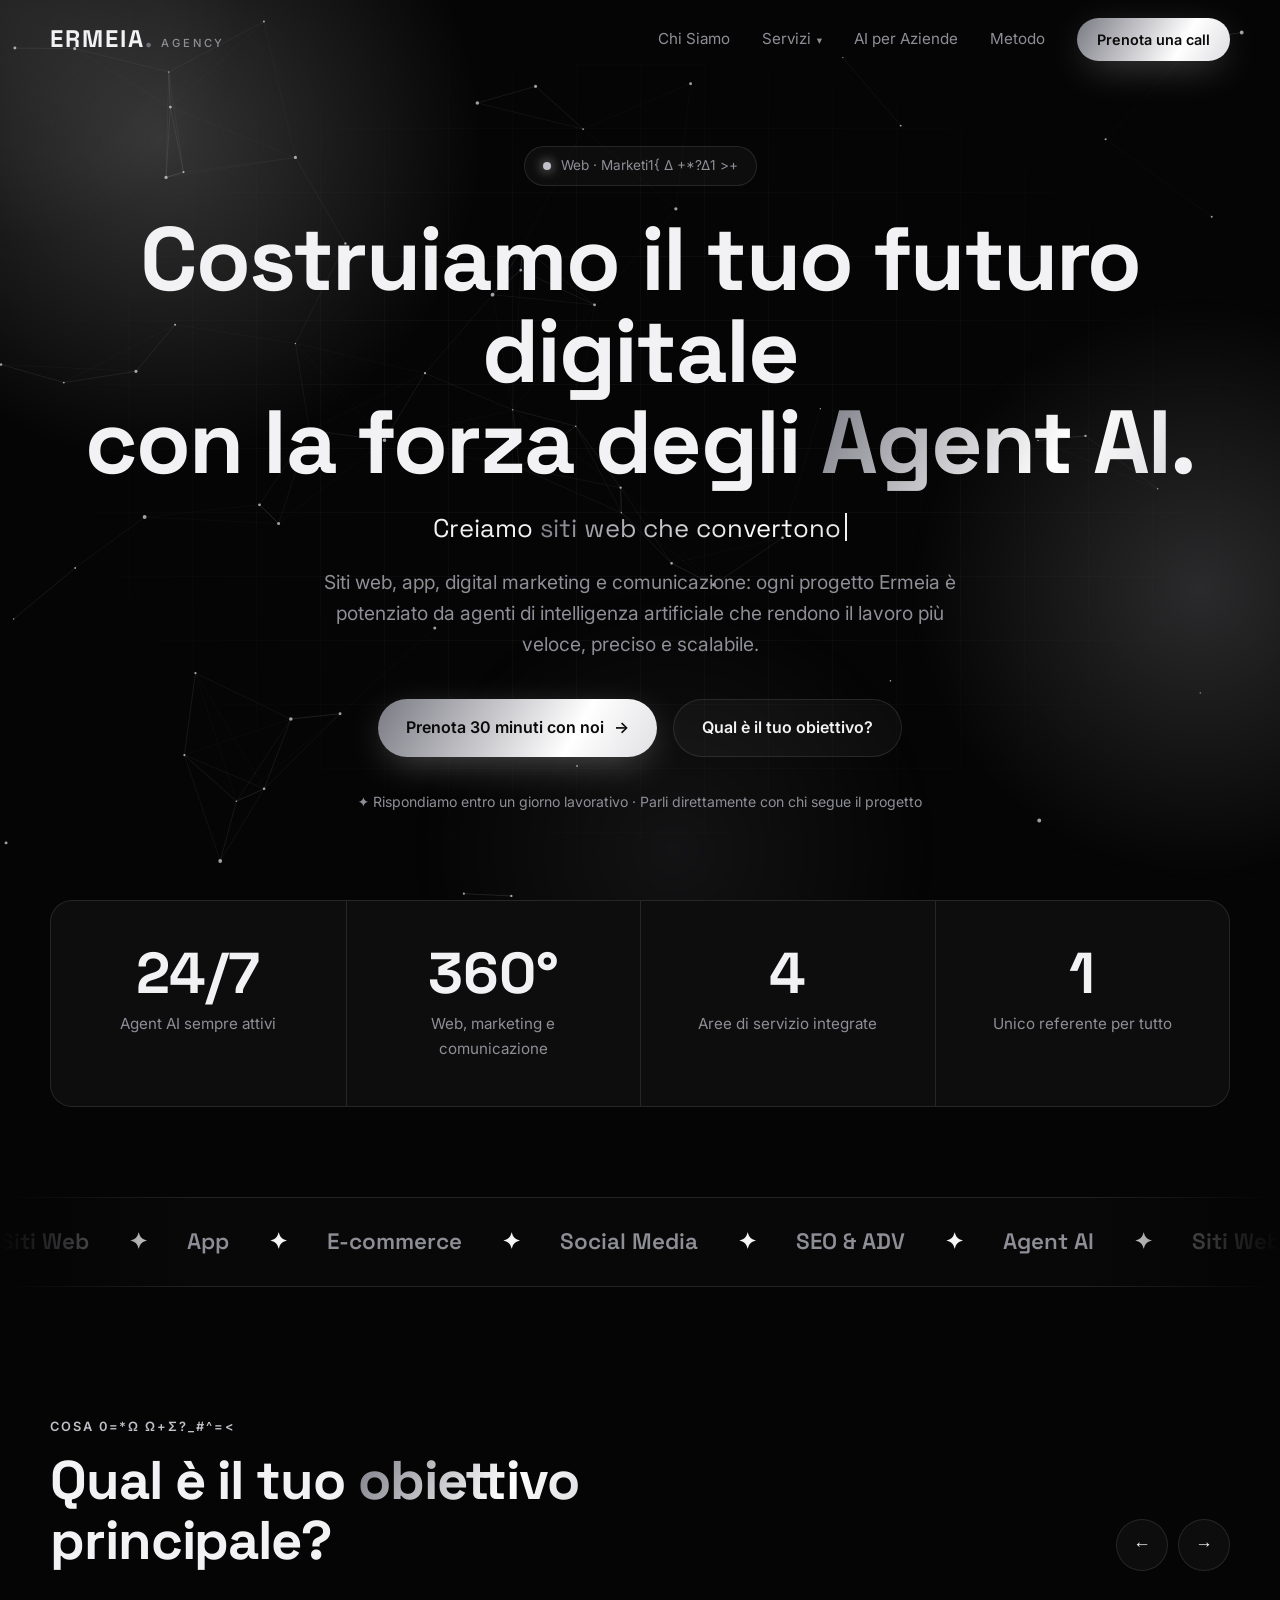
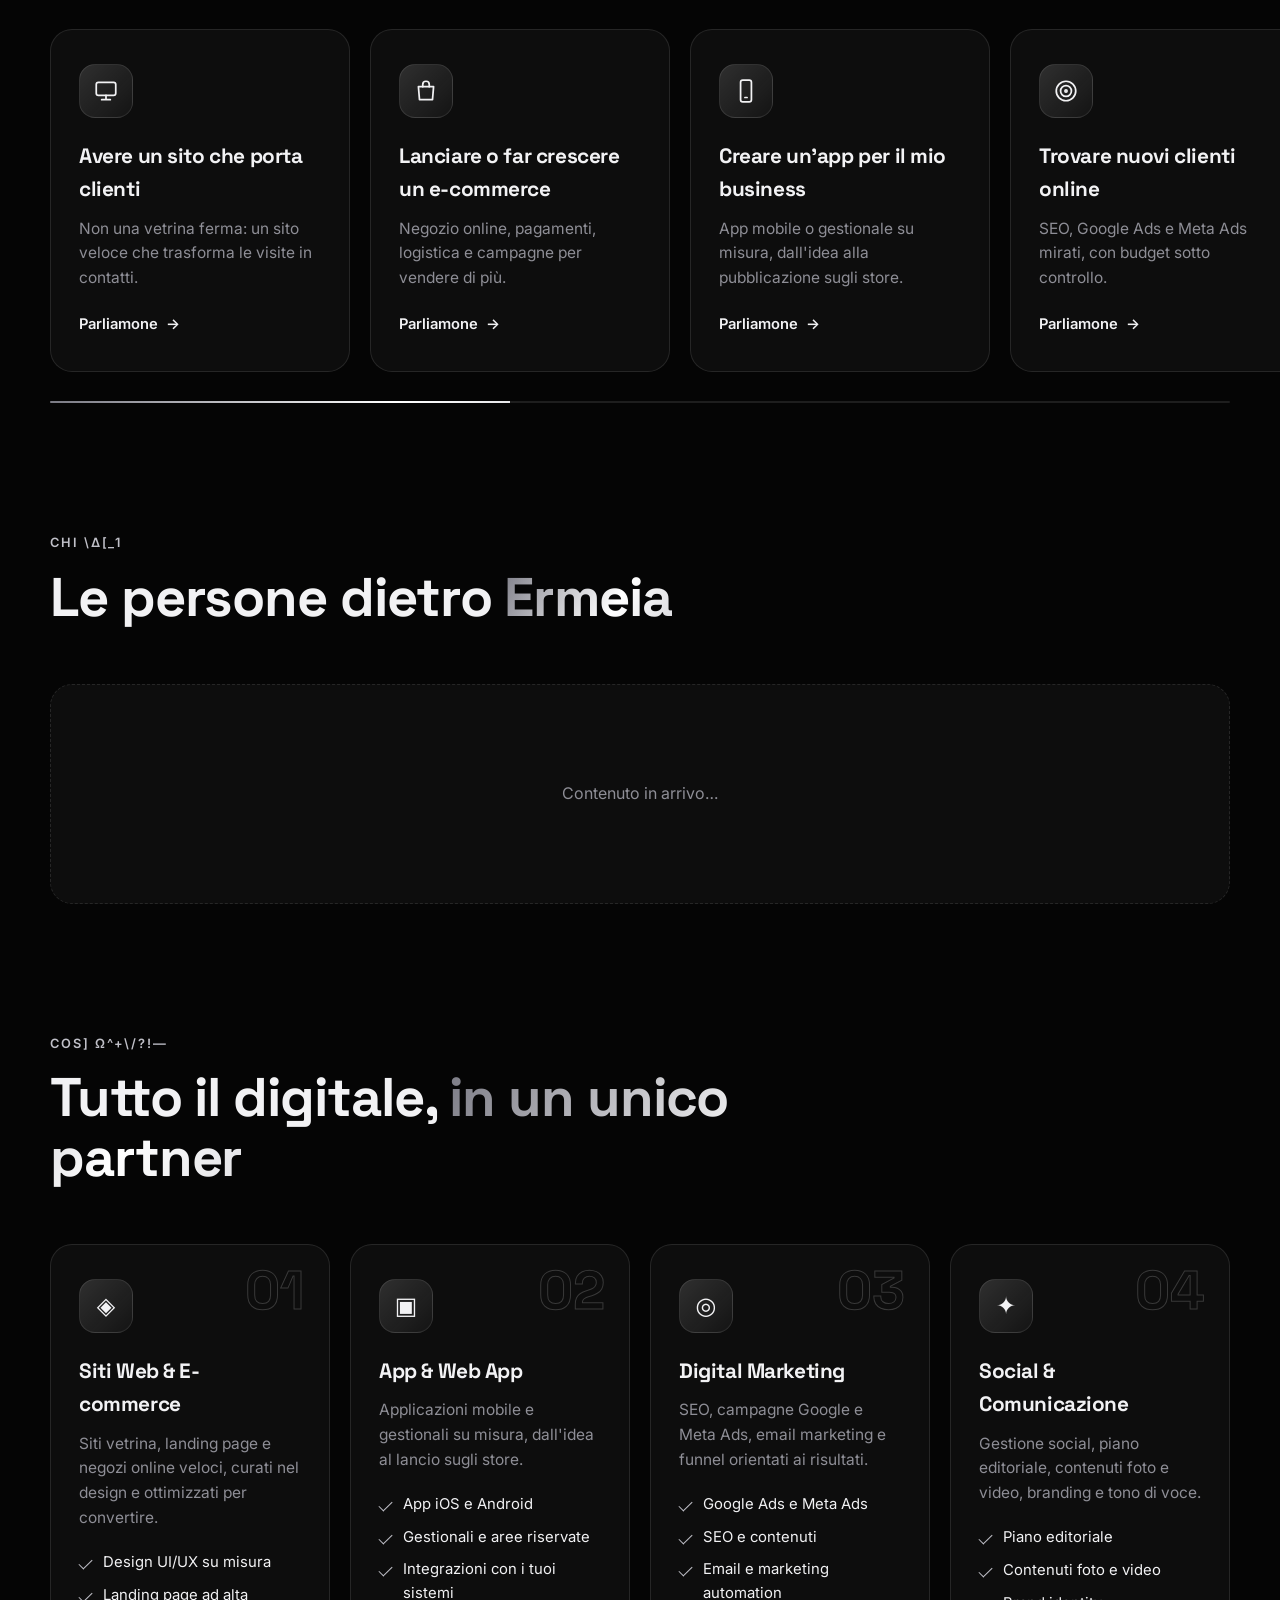
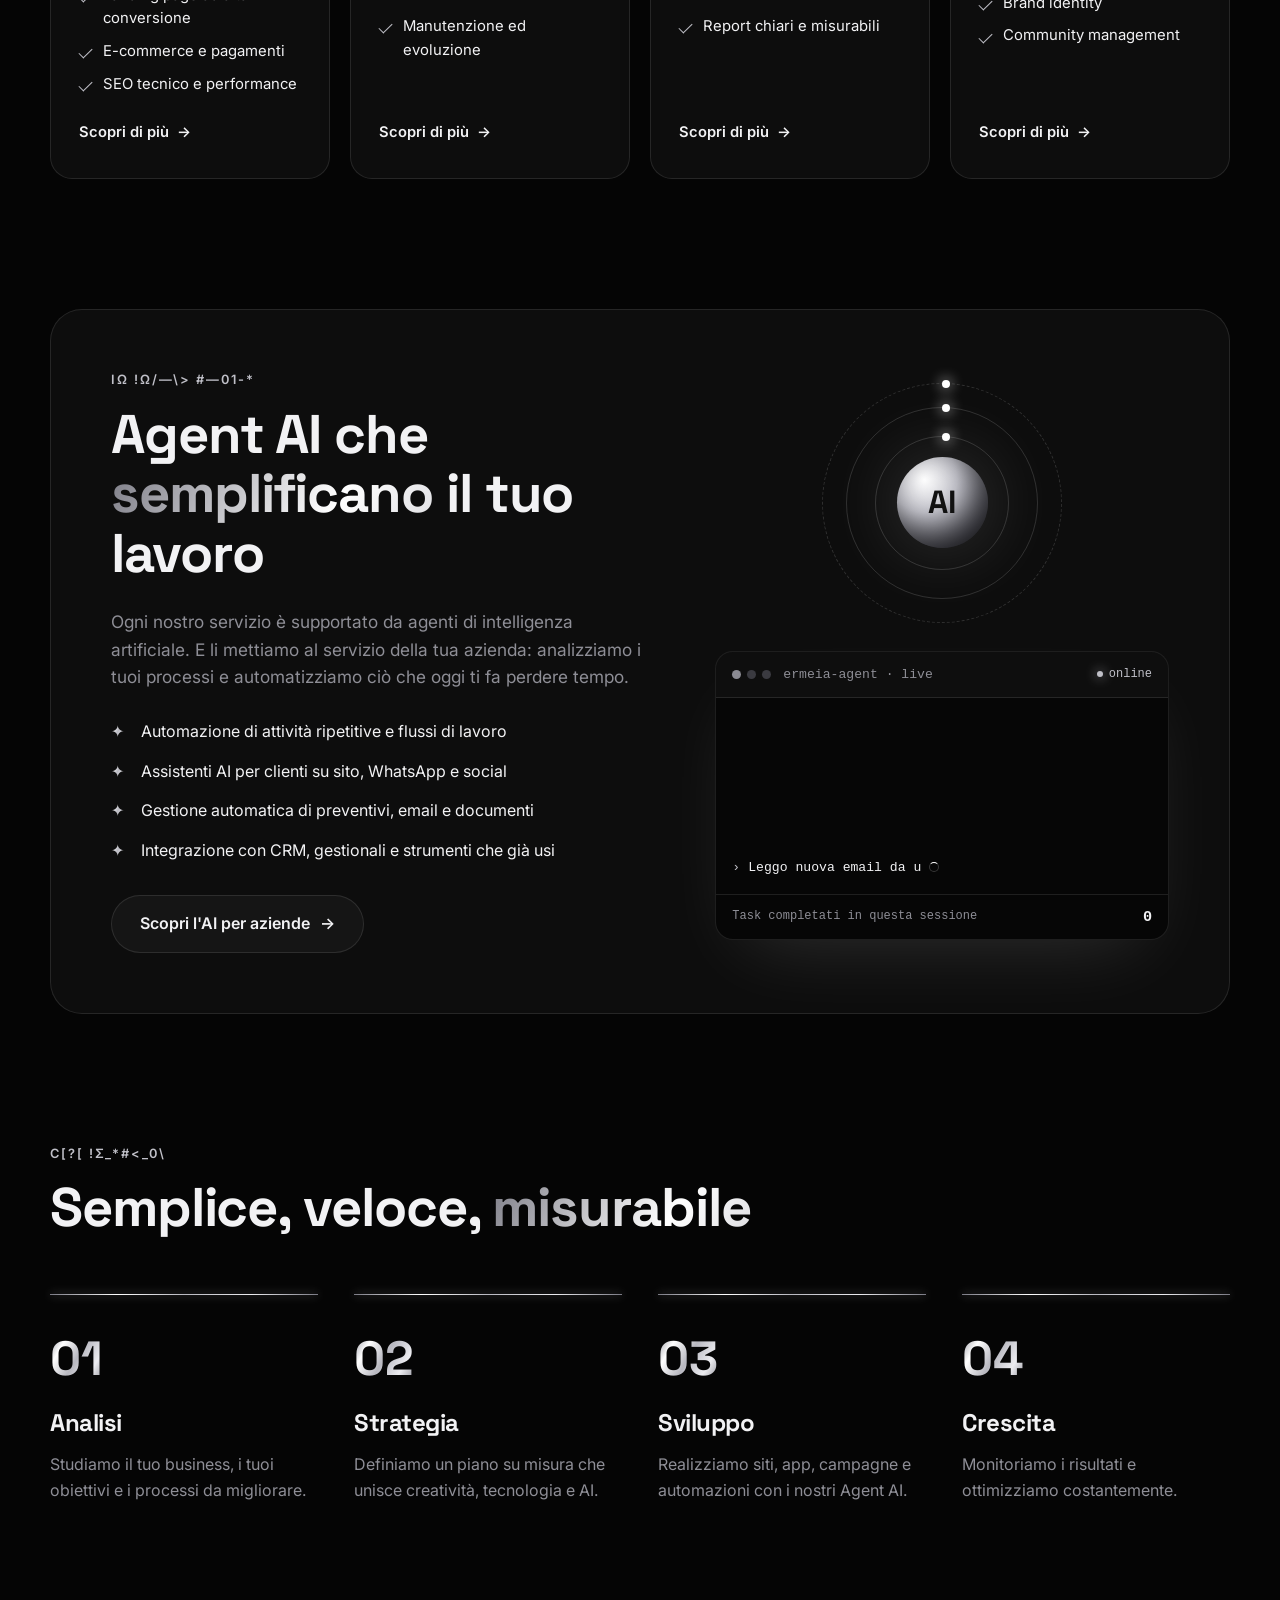
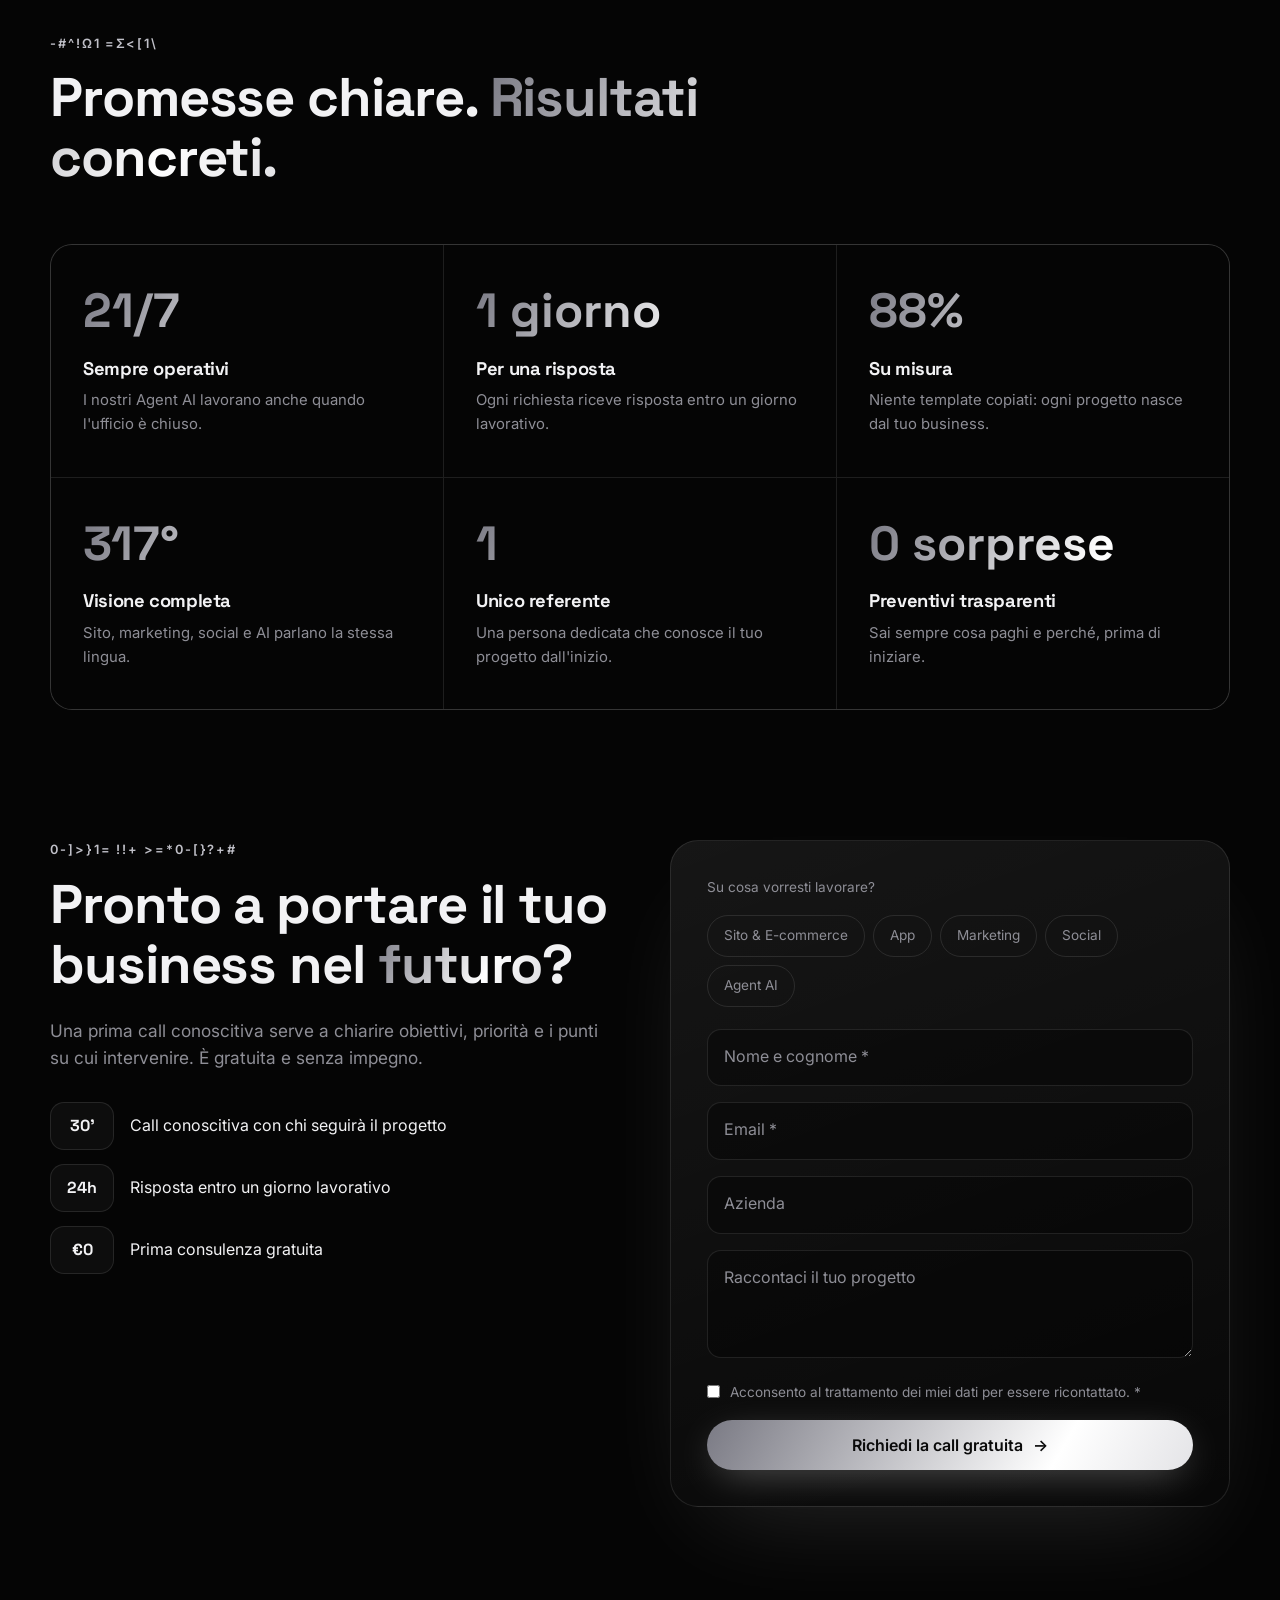
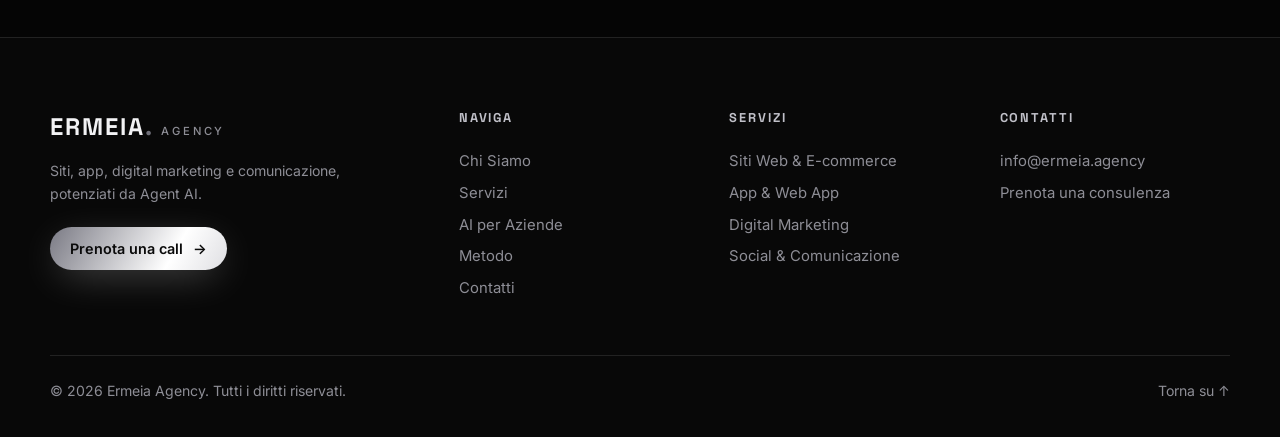
<file: index.html>
<!DOCTYPE html>
<html lang="it">
<head>
  <meta charset="UTF-8" />
  <meta name="viewport" content="width=device-width, initial-scale=1.0" />
  <title>Ermeia Agency — Siti, App, Digital Marketing & AI Agents</title>
  <meta name="description" content="Ermeia Agency: creazione di siti web e app, digital marketing e comunicazione, automazione dei processi aziendali con Agent AI." />
  <link rel="preconnect" href="https://fonts.googleapis.com" />
  <link rel="preconnect" href="https://fonts.gstatic.com" crossorigin />
  <link href="https://fonts.googleapis.com/css2?family=Inter:wght@400;500;600&family=Space+Grotesk:wght@500;600;700&display=swap" rel="stylesheet" />
  <link rel="stylesheet" href="style.css" />
</head>
<body>
  <!-- Sfondo animato -->
  <div class="bg" aria-hidden="true">
    <span class="blob b1"></span>
    <span class="blob b2"></span>
    <span class="blob b3"></span>
    <canvas id="network"></canvas>
    <div class="grid"></div>
  </div>
  <div class="cursor-glow" id="cursorGlow" aria-hidden="true"></div>
  <div class="progress" id="progress" aria-hidden="true"></div>

  <!-- Navbar -->
  <header class="nav" id="nav">
    <div class="container nav-inner">
      <a href="index.html" class="logo">ERMEIA<span>.</span><small>Agency</small></a>
      <nav class="nav-links" id="navLinks">
        <a href="index.html#chi-siamo">Chi Siamo</a>
        <div class="dropdown">
          <a href="servizi.html">Servizi <span class="caret-down">▾</span></a>
          <div class="dropdown-menu">
            <a href="servizi.html#web"><b>01</b> Siti Web & E-commerce</a>
            <a href="servizi.html#app"><b>02</b> App & Web App</a>
            <a href="servizi.html#marketing"><b>03</b> Digital Marketing</a>
            <a href="servizi.html#social"><b>04</b> Social & Comunicazione</a>
          </div>
        </div>
        <a href="ai-per-aziende.html">AI per Aziende</a>
        <a href="index.html#metodo">Metodo</a>
        <a href="prenota.html" class="btn btn-small">Prenota una call</a>
      </nav>
      <button class="burger" id="burger" aria-label="Apri menu"><span></span><span></span></button>
    </div>
  </header>

  <main>
    <!-- Hero -->
    <section class="hero container">
      <div class="badge reveal"><span class="dot"></span> <span class="badge-text">Web · Marketing · Agent AI</span></div>
      <h1 class="reveal">
        Costruiamo il tuo futuro digitale<br />
        con la forza degli <span class="gradient-text">Agent AI</span>.
      </h1>
      <p class="rotator reveal">Creiamo <span id="typed"></span><span class="caret"></span></p>
      <p class="lead reveal">
        Siti web, app, digital marketing e comunicazione: ogni progetto Ermeia è potenziato
        da agenti di intelligenza artificiale che rendono il lavoro più veloce, preciso e scalabile.
      </p>
      <div class="hero-cta reveal">
        <a href="prenota.html" class="btn">Prenota 30 minuti con noi <span class="arrow">→</span></a>
        <a href="#obiettivi" class="btn btn-ghost">Qual è il tuo obiettivo?</a>
      </div>
      <p class="trust reveal">✦ Rispondiamo entro un giorno lavorativo · Parli direttamente con chi segue il progetto</p>
    </section>

    <!-- Numeri chiave -->
    <section class="container">
      <div class="stats reveal">
        <div class="stat"><strong data-count="24" data-suffix="/7">0</strong><span>Agent AI sempre attivi</span></div>
        <div class="stat"><strong data-count="360" data-suffix="°">0</strong><span>Web, marketing e comunicazione</span></div>
        <div class="stat"><strong data-count="4">0</strong><span>Aree di servizio integrate</span></div>
        <div class="stat"><strong data-count="1">0</strong><span>Unico referente per tutto</span></div>
      </div>
    </section>

    <!-- Marquee -->
    <div class="marquee" aria-hidden="true">
      <div class="marquee-track">
        <span>Siti Web</span><span>✦</span><span>App</span><span>✦</span><span>E-commerce</span><span>✦</span>
        <span>Social Media</span><span>✦</span><span>SEO & ADV</span><span>✦</span><span>Agent AI</span><span>✦</span>
        <span>Siti Web</span><span>✦</span><span>App</span><span>✦</span><span>E-commerce</span><span>✦</span>
        <span>Social Media</span><span>✦</span><span>SEO & ADV</span><span>✦</span><span>Agent AI</span><span>✦</span>
      </div>
    </div>

    <!-- Obiettivi -->
    <section class="section" id="obiettivi">
      <div class="container head-row">
        <div>
          <p class="eyebrow reveal">Cosa puoi chiederci</p>
          <h2 class="reveal">Qual è il tuo <span class="gradient-text">obiettivo</span> principale?</h2>
        </div>
        <div class="car-nav reveal">
          <button class="car-btn" data-dir="-1" aria-label="Obiettivo precedente">←</button>
          <button class="car-btn" data-dir="1" aria-label="Obiettivo successivo">→</button>
        </div>
      </div>
      <div class="carousel" id="goals">
        <a class="card goal reveal" href="prenota.html?obiettivo=sito">
          <div class="icon"><svg viewBox="0 0 24 24"><rect x="3" y="4" width="18" height="12" rx="2"/><path d="M8 20h8M12 16v4"/></svg></div>
          <h3>Avere un sito che porta clienti</h3>
          <p>Non una vetrina ferma: un sito veloce che trasforma le visite in contatti.</p>
          <span class="goal-cta">Parliamone <span class="arrow">→</span></span>
        </a>
        <a class="card goal reveal" href="prenota.html?obiettivo=ecommerce">
          <div class="icon"><svg viewBox="0 0 24 24"><path d="M5 8h14l-1 12H6L5 8z"/><path d="M9 8V6a3 3 0 0 1 6 0v2"/></svg></div>
          <h3>Lanciare o far crescere un e-commerce</h3>
          <p>Negozio online, pagamenti, logistica e campagne per vendere di più.</p>
          <span class="goal-cta">Parliamone <span class="arrow">→</span></span>
        </a>
        <a class="card goal reveal" href="prenota.html?obiettivo=app">
          <div class="icon"><svg viewBox="0 0 24 24"><rect x="7" y="2" width="10" height="20" rx="2"/><path d="M11 18h2"/></svg></div>
          <h3>Creare un'app per il mio business</h3>
          <p>App mobile o gestionale su misura, dall'idea alla pubblicazione sugli store.</p>
          <span class="goal-cta">Parliamone <span class="arrow">→</span></span>
        </a>
        <a class="card goal reveal" href="prenota.html?obiettivo=clienti">
          <div class="icon"><svg viewBox="0 0 24 24"><circle cx="12" cy="12" r="9"/><circle cx="12" cy="12" r="5"/><circle cx="12" cy="12" r="1"/></svg></div>
          <h3>Trovare nuovi clienti online</h3>
          <p>SEO, Google Ads e Meta Ads mirati, con budget sotto controllo.</p>
          <span class="goal-cta">Parliamone <span class="arrow">→</span></span>
        </a>
        <a class="card goal reveal" href="prenota.html?obiettivo=social">
          <div class="icon"><svg viewBox="0 0 24 24"><path d="M4 5h16v11H9l-5 4V5z"/></svg></div>
          <h3>Crescere sui social</h3>
          <p>Piano editoriale, contenuti foto e video e una community che ti segue.</p>
          <span class="goal-cta">Parliamone <span class="arrow">→</span></span>
        </a>
        <a class="card goal reveal" href="prenota.html?obiettivo=brand">
          <div class="icon"><svg viewBox="0 0 24 24"><path d="M12 3l2.8 5.8 6.2.9-4.5 4.3 1 6.2L12 17.3l-5.5 2.9 1-6.2L3 9.7l6.2-.9z"/></svg></div>
          <h3>Rinnovare il mio brand</h3>
          <p>Logo, identità visiva e tono di voce coerenti su ogni canale.</p>
          <span class="goal-cta">Parliamone <span class="arrow">→</span></span>
        </a>
        <a class="card goal reveal" href="prenota.html?obiettivo=automazione">
          <div class="icon"><svg viewBox="0 0 24 24"><path d="M4 12a8 8 0 0 1 14-5.3L20 9M20 4v5h-5"/><path d="M20 12a8 8 0 0 1-14 5.3L4 15M4 20v-5h5"/></svg></div>
          <h3>Automatizzare i processi con l'AI</h3>
          <p>Agenti che svolgono le attività ripetitive al posto del tuo team.</p>
          <span class="goal-cta">Parliamone <span class="arrow">→</span></span>
        </a>
        <a class="card goal reveal" href="prenota.html?obiettivo=assistente">
          <div class="icon"><svg viewBox="0 0 24 24"><rect x="4" y="8" width="16" height="12" rx="3"/><path d="M12 4v4M9 13h.01M15 13h.01M9.5 16.5h5"/></svg></div>
          <h3>Un assistente AI per i miei clienti</h3>
          <p>Risponde su sito, WhatsApp e social, 24 ore su 24, con il tuo tono.</p>
          <span class="goal-cta">Parliamone <span class="arrow">→</span></span>
        </a>
        <a class="card goal reveal" href="prenota.html?obiettivo=tempo">
          <div class="icon"><svg viewBox="0 0 24 24"><circle cx="12" cy="12" r="9"/><path d="M12 7v5l3 2"/></svg></div>
          <h3>Risparmiare tempo su email e preventivi</h3>
          <p>Bozze, documenti e preventivi pronti in pochi secondi.</p>
          <span class="goal-cta">Parliamone <span class="arrow">→</span></span>
        </a>
        <a class="card goal reveal" href="prenota.html?obiettivo=iniziare">
          <div class="icon"><svg viewBox="0 0 24 24"><circle cx="12" cy="12" r="9"/><path d="M15.5 8.5l-2 5-5 2 2-5z"/></svg></div>
          <h3>Non so da dove iniziare</h3>
          <p>Nessun problema: analizziamo insieme la situazione e le priorità.</p>
          <span class="goal-cta">Parliamone <span class="arrow">→</span></span>
        </a>
      </div>
      <div class="container"><div class="car-progress"><span id="goalsBar"></span></div></div>
    </section>

    <!-- Chi Siamo -->
    <section class="section container" id="chi-siamo">
      <p class="eyebrow reveal">Chi Siamo</p>
      <h2 class="reveal">Le persone dietro <span class="gradient-text">Ermeia</span></h2>
      <div class="about-placeholder reveal">
        <p>Contenuto in arrivo…</p>
      </div>
    </section>

    <!-- Servizi -->
    <section class="section container" id="servizi">
      <p class="eyebrow reveal">Cosa facciamo</p>
      <h2 class="reveal">Tutto il digitale, <span class="gradient-text">in un unico partner</span></h2>
      <div class="cards services">
        <article class="card svc-card reveal">
          <span class="svc-num">01</span>
          <div class="icon">◈</div>
          <h3>Siti Web & E-commerce</h3>
          <p>Siti vetrina, landing page e negozi online veloci, curati nel design e ottimizzati per convertire.</p>
          <ul class="ticks"><li>Design UI/UX su misura</li><li>Landing page ad alta conversione</li><li>E-commerce e pagamenti</li><li>SEO tecnico e performance</li></ul>
          <a href="servizi.html#web" class="more">Scopri di più <span class="arrow">→</span></a>
        </article>
        <article class="card svc-card reveal">
          <span class="svc-num">02</span>
          <div class="icon">▣</div>
          <h3>App & Web App</h3>
          <p>Applicazioni mobile e gestionali su misura, dall'idea al lancio sugli store.</p>
          <ul class="ticks"><li>App iOS e Android</li><li>Gestionali e aree riservate</li><li>Integrazioni con i tuoi sistemi</li><li>Manutenzione ed evoluzione</li></ul>
          <a href="servizi.html#app" class="more">Scopri di più <span class="arrow">→</span></a>
        </article>
        <article class="card svc-card reveal">
          <span class="svc-num">03</span>
          <div class="icon">◎</div>
          <h3>Digital Marketing</h3>
          <p>SEO, campagne Google e Meta Ads, email marketing e funnel orientati ai risultati.</p>
          <ul class="ticks"><li>Google Ads e Meta Ads</li><li>SEO e contenuti</li><li>Email e marketing automation</li><li>Report chiari e misurabili</li></ul>
          <a href="servizi.html#marketing" class="more">Scopri di più <span class="arrow">→</span></a>
        </article>
        <article class="card svc-card reveal">
          <span class="svc-num">04</span>
          <div class="icon">✦</div>
          <h3>Social & Comunicazione</h3>
          <p>Gestione social, piano editoriale, contenuti foto e video, branding e tono di voce.</p>
          <ul class="ticks"><li>Piano editoriale</li><li>Contenuti foto e video</li><li>Brand identity</li><li>Community management</li></ul>
          <a href="servizi.html#social" class="more">Scopri di più <span class="arrow">→</span></a>
        </article>
      </div>
    </section>

    <!-- Agent AI -->
    <section class="section container" id="ai">
      <div class="ai-box">
        <div class="ai-text">
          <p class="eyebrow reveal">Il nostro motore</p>
          <h2 class="reveal">Agent AI che <span class="gradient-text">semplificano</span> il tuo lavoro</h2>
          <p class="reveal">
            Ogni nostro servizio è supportato da agenti di intelligenza artificiale. E li mettiamo
            al servizio della tua azienda: analizziamo i tuoi processi e automatizziamo ciò che oggi
            ti fa perdere tempo.
          </p>
          <ul class="ai-list">
            <li class="reveal">Automazione di attività ripetitive e flussi di lavoro</li>
            <li class="reveal">Assistenti AI per clienti su sito, WhatsApp e social</li>
            <li class="reveal">Gestione automatica di preventivi, email e documenti</li>
            <li class="reveal">Integrazione con CRM, gestionali e strumenti che già usi</li>
          </ul>
          <a href="ai-per-aziende.html" class="btn btn-ghost reveal ai-more">Scopri l'AI per aziende <span class="arrow">→</span></a>
        </div>
        <div class="ai-side reveal" aria-hidden="true">
          <div class="ai-visual">
            <div class="orb"><span>AI</span></div>
            <div class="ring r1"></div>
            <div class="ring r2"></div>
            <div class="ring r3"></div>
          </div>
          <div class="console">
            <div class="console-head">
              <span class="lights"><i></i><i></i><i></i></span>
              <span class="console-title">ermeia-agent · live</span>
              <span class="status"><span class="dot"></span>online</span>
            </div>
            <div class="console-body" id="console"></div>
            <div class="console-foot"><span>Task completati in questa sessione</span><strong id="tasks">0</strong></div>
          </div>
        </div>
      </div>
    </section>

    <!-- Metodo -->
    <section class="section container" id="metodo">
      <p class="eyebrow reveal">Come lavoriamo</p>
      <h2 class="reveal">Semplice, veloce, <span class="gradient-text">misurabile</span></h2>
      <div class="steps timeline">
        <div class="step reveal"><span class="num">01</span><h3>Analisi</h3><p>Studiamo il tuo business, i tuoi obiettivi e i processi da migliorare.</p></div>
        <div class="step reveal"><span class="num">02</span><h3>Strategia</h3><p>Definiamo un piano su misura che unisce creatività, tecnologia e AI.</p></div>
        <div class="step reveal"><span class="num">03</span><h3>Sviluppo</h3><p>Realizziamo siti, app, campagne e automazioni con i nostri Agent AI.</p></div>
        <div class="step reveal"><span class="num">04</span><h3>Crescita</h3><p>Monitoriamo i risultati e ottimizziamo costantemente.</p></div>
      </div>
    </section>

    <!-- Perché Ermeia -->
    <section class="section container">
      <p class="eyebrow reveal">Perché Ermeia</p>
      <h2 class="reveal">Promesse chiare. <span class="gradient-text">Risultati concreti.</span></h2>
      <div class="metrics">
        <div class="metric reveal"><strong data-count="24" data-suffix="/7">0</strong><h3>Sempre operativi</h3><p>I nostri Agent AI lavorano anche quando l'ufficio è chiuso.</p></div>
        <div class="metric reveal"><strong data-count="1" data-suffix=" giorno">0</strong><h3>Per una risposta</h3><p>Ogni richiesta riceve risposta entro un giorno lavorativo.</p></div>
        <div class="metric reveal"><strong data-count="100" data-suffix="%">0</strong><h3>Su misura</h3><p>Niente template copiati: ogni progetto nasce dal tuo business.</p></div>
        <div class="metric reveal"><strong data-count="360" data-suffix="°">0</strong><h3>Visione completa</h3><p>Sito, marketing, social e AI parlano la stessa lingua.</p></div>
        <div class="metric reveal"><strong data-count="1">0</strong><h3>Unico referente</h3><p>Una persona dedicata che conosce il tuo progetto dall'inizio.</p></div>
        <div class="metric reveal"><strong data-count="0" data-suffix=" sorprese">0</strong><h3>Preventivi trasparenti</h3><p>Sai sempre cosa paghi e perché, prima di iniziare.</p></div>
      </div>
    </section>

    <!-- Prenota -->
    <section class="section container" id="contatti">
      <div class="book">
        <div class="book-info">
          <p class="eyebrow reveal">Prenota una consulenza</p>
          <h2 class="reveal">Pronto a portare il tuo business nel <span class="gradient-text">futuro</span>?</h2>
          <p class="reveal">Una prima call conoscitiva serve a chiarire obiettivi, priorità e i punti su cui intervenire. È gratuita e senza impegno.</p>
          <ul class="book-points reveal">
            <li><span>30'</span>Call conoscitiva con chi seguirà il progetto</li>
            <li><span>24h</span>Risposta entro un giorno lavorativo</li>
            <li><span>€0</span>Prima consulenza gratuita</li>
          </ul>
        </div>
        <form class="book-form reveal" data-book novalidate>
          <p class="form-label">Su cosa vorresti lavorare?</p>
          <div class="topics" role="group" aria-label="Argomenti">
            <button type="button" class="chip" data-topic="Sito web & E-commerce">Sito & E-commerce</button>
            <button type="button" class="chip" data-topic="App & Web App">App</button>
            <button type="button" class="chip" data-topic="Digital Marketing">Marketing</button>
            <button type="button" class="chip" data-topic="Social & Comunicazione">Social</button>
            <button type="button" class="chip" data-topic="Agent AI & Automazione">Agent AI</button>
          </div>
          <div class="field"><input id="f-nome" name="nome" required placeholder=" " autocomplete="name" /><label for="f-nome">Nome e cognome *</label></div>
          <div class="field"><input id="f-email" name="email" type="email" required placeholder=" " autocomplete="email" /><label for="f-email">Email *</label></div>
          <div class="field"><input id="f-azienda" name="azienda" placeholder=" " autocomplete="organization" /><label for="f-azienda">Azienda</label></div>
          <div class="field"><textarea id="f-msg" name="messaggio" rows="3" placeholder=" "></textarea><label for="f-msg">Raccontaci il tuo progetto</label></div>
          <label class="check"><input type="checkbox" name="privacy" required /> <span>Acconsento al trattamento dei miei dati per essere ricontattato. *</span></label>
          <button type="submit" class="btn">Richiedi la call gratuita <span class="arrow">→</span></button>
          <p class="form-error" hidden>Compila i campi obbligatori per continuare.</p>
          <div class="form-success" hidden>
            <strong>✓ Richiesta pronta!</strong>
            <p>Si è aperto il tuo programma di posta: invia l'email e ti ricontattiamo entro un giorno lavorativo.</p>
          </div>
        </form>
      </div>
    </section>
  </main>

  <footer class="footer">
    <div class="container footer-grid">
      <div class="footer-brand">
        <a href="index.html" class="logo">ERMEIA<span>.</span><small>Agency</small></a>
        <p>Siti, app, digital marketing e comunicazione, potenziati da Agent AI.</p>
        <a href="prenota.html" class="btn btn-small">Prenota una call <span class="arrow">→</span></a>
      </div>
      <div>
        <h4>Naviga</h4>
        <a href="index.html#chi-siamo">Chi Siamo</a>
        <a href="servizi.html">Servizi</a>
        <a href="ai-per-aziende.html">AI per Aziende</a>
        <a href="index.html#metodo">Metodo</a>
        <a href="prenota.html">Contatti</a>
      </div>
      <div>
        <h4>Servizi</h4>
        <a href="servizi.html#web">Siti Web & E-commerce</a>
        <a href="servizi.html#app">App & Web App</a>
        <a href="servizi.html#marketing">Digital Marketing</a>
        <a href="servizi.html#social">Social & Comunicazione</a>
      </div>
      <div>
        <h4>Contatti</h4>
        <a href="mailto:info@ermeia.agency">info@ermeia.agency</a>
        <a href="prenota.html">Prenota una consulenza</a>
      </div>
    </div>
    <div class="container footer-bottom">
      <p>© <span id="year"></span> Ermeia Agency. Tutti i diritti riservati.</p>
      <a href="#" class="to-top">Torna su ↑</a>
    </div>
  </footer>

  <script src="script.js"></script>
</body>
</html>
</file>
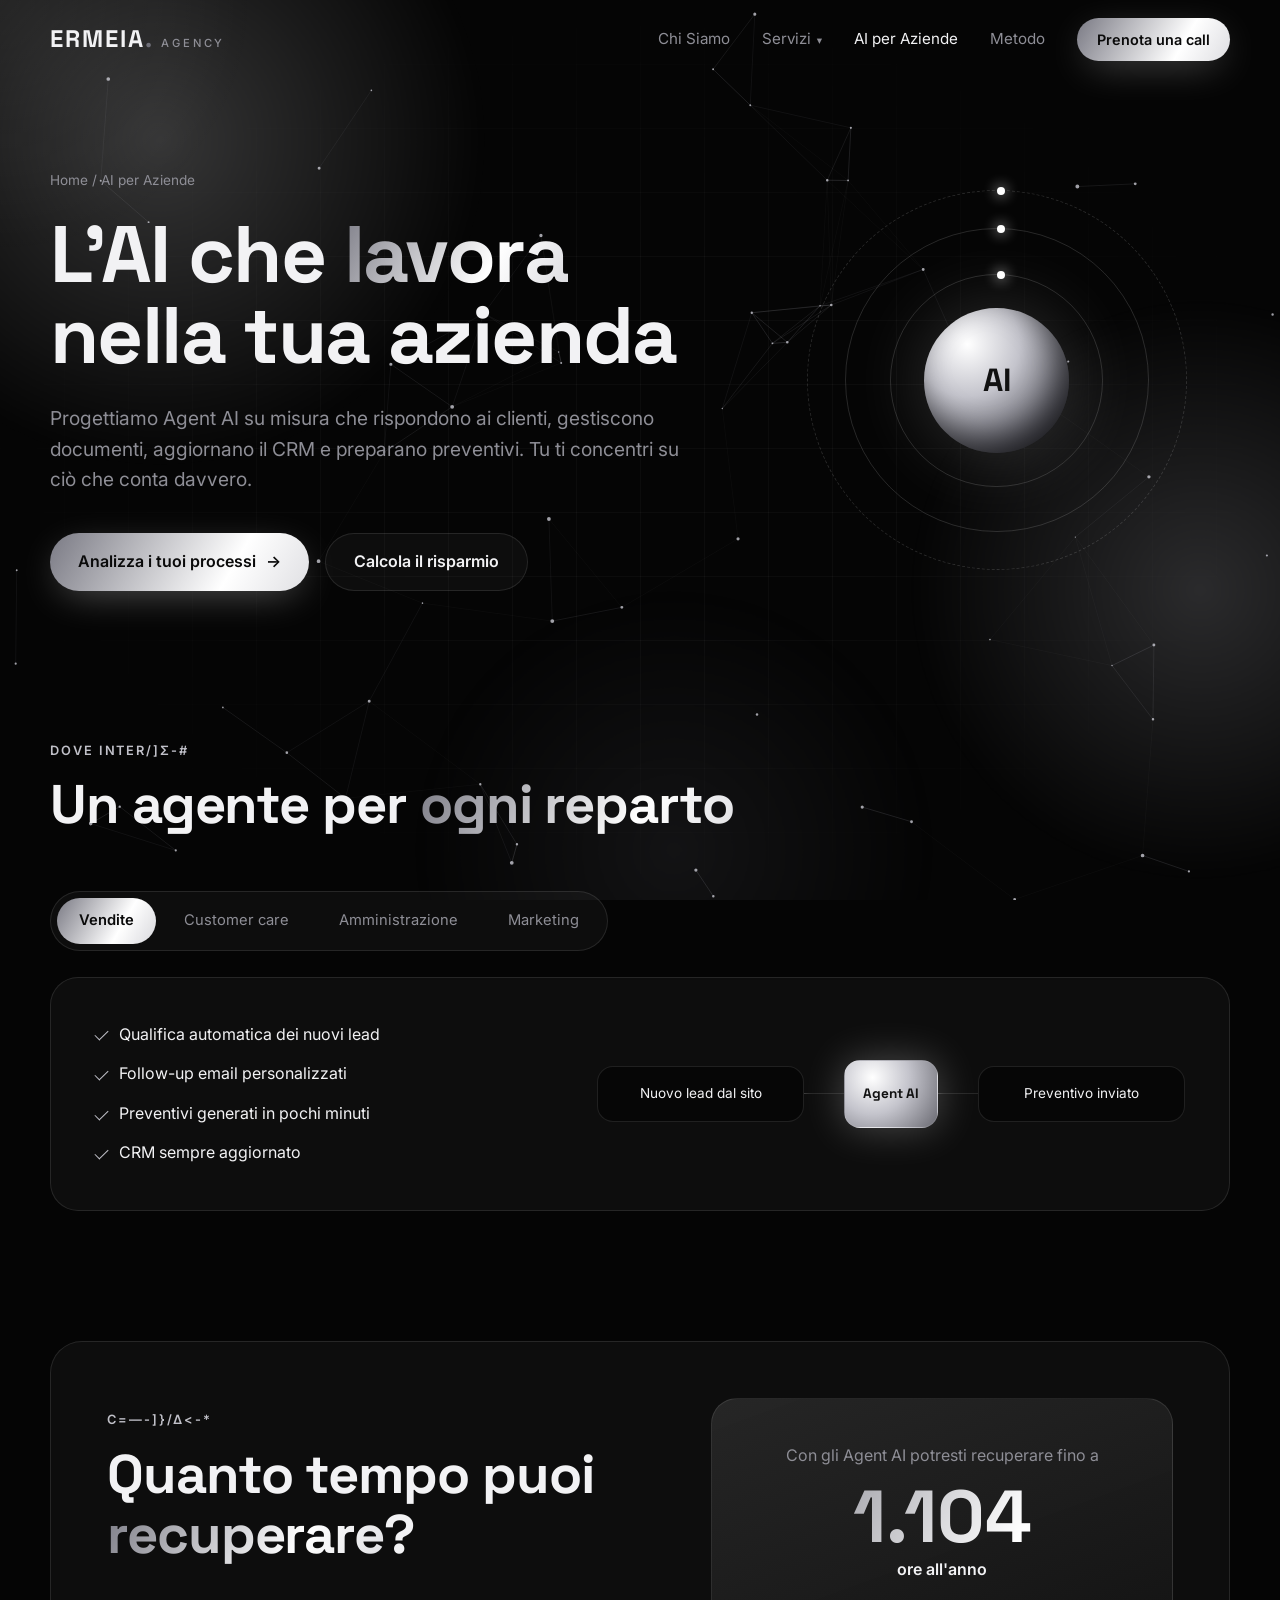
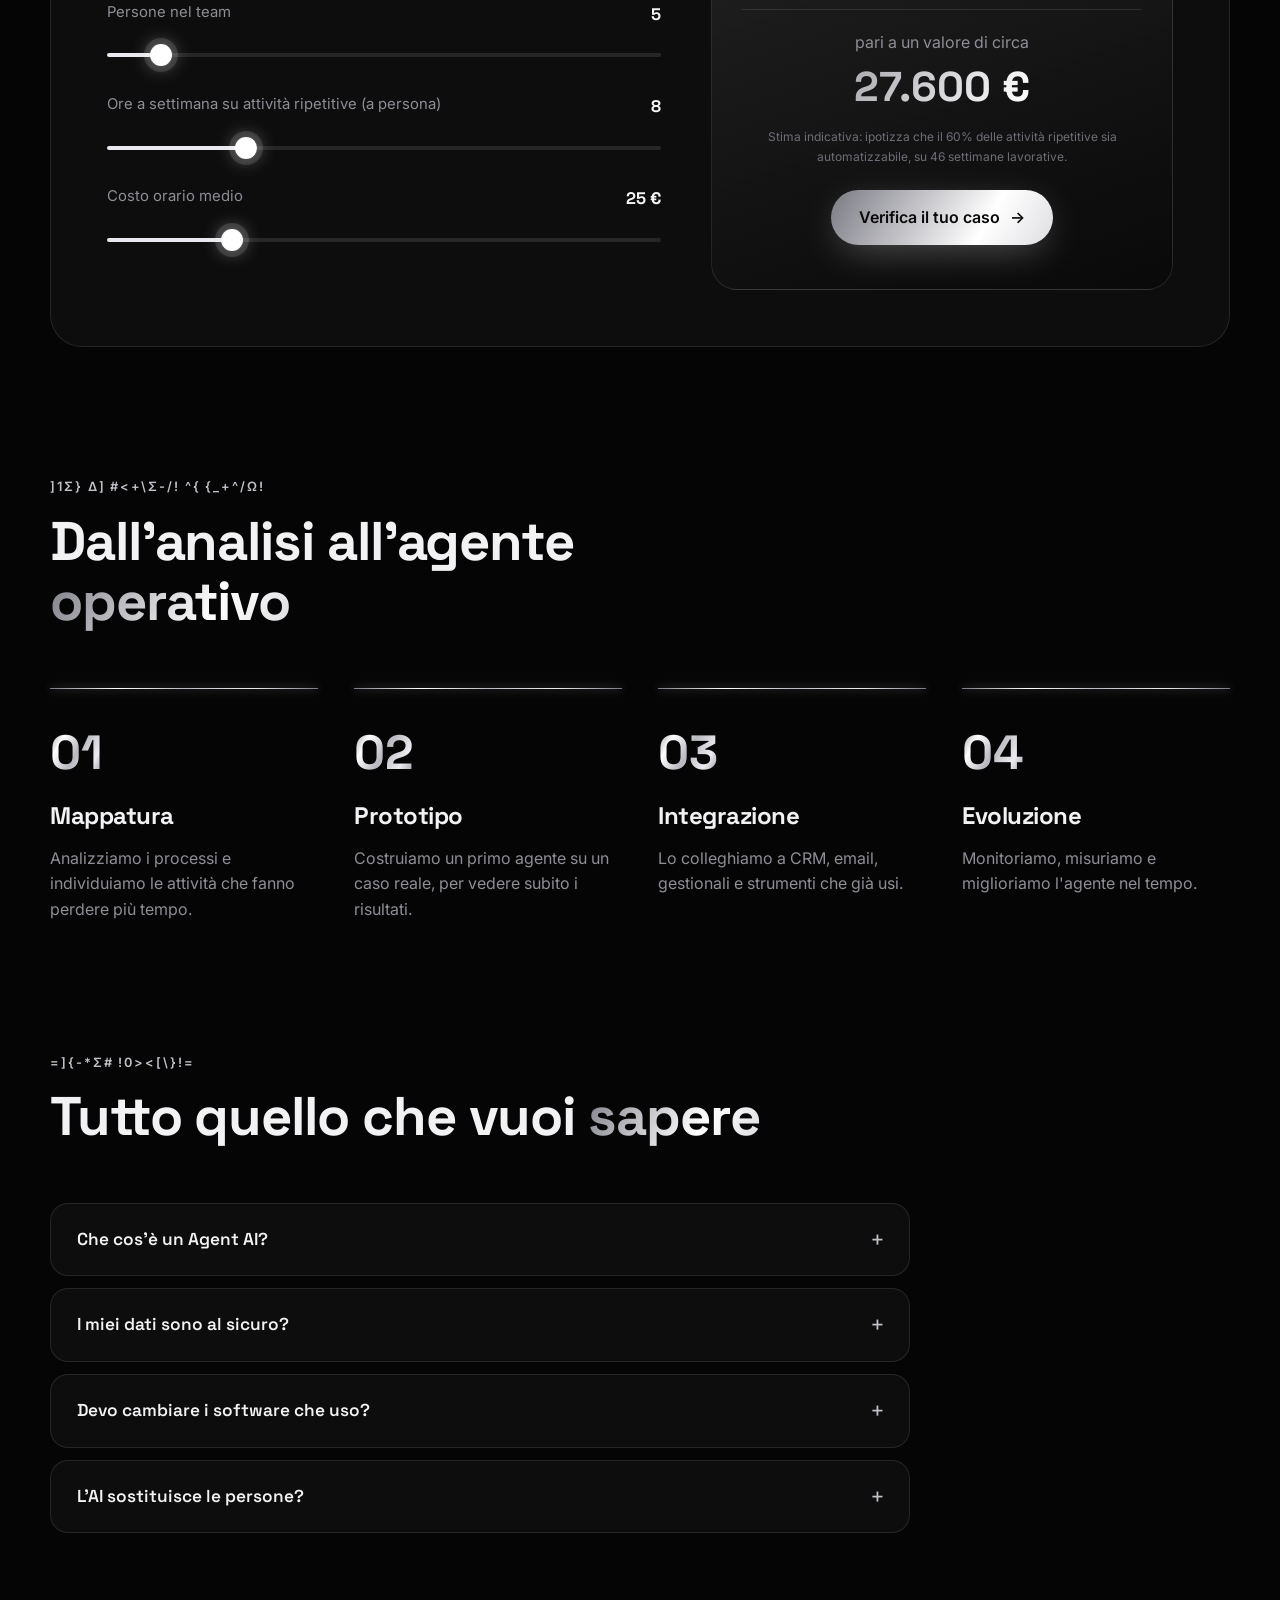
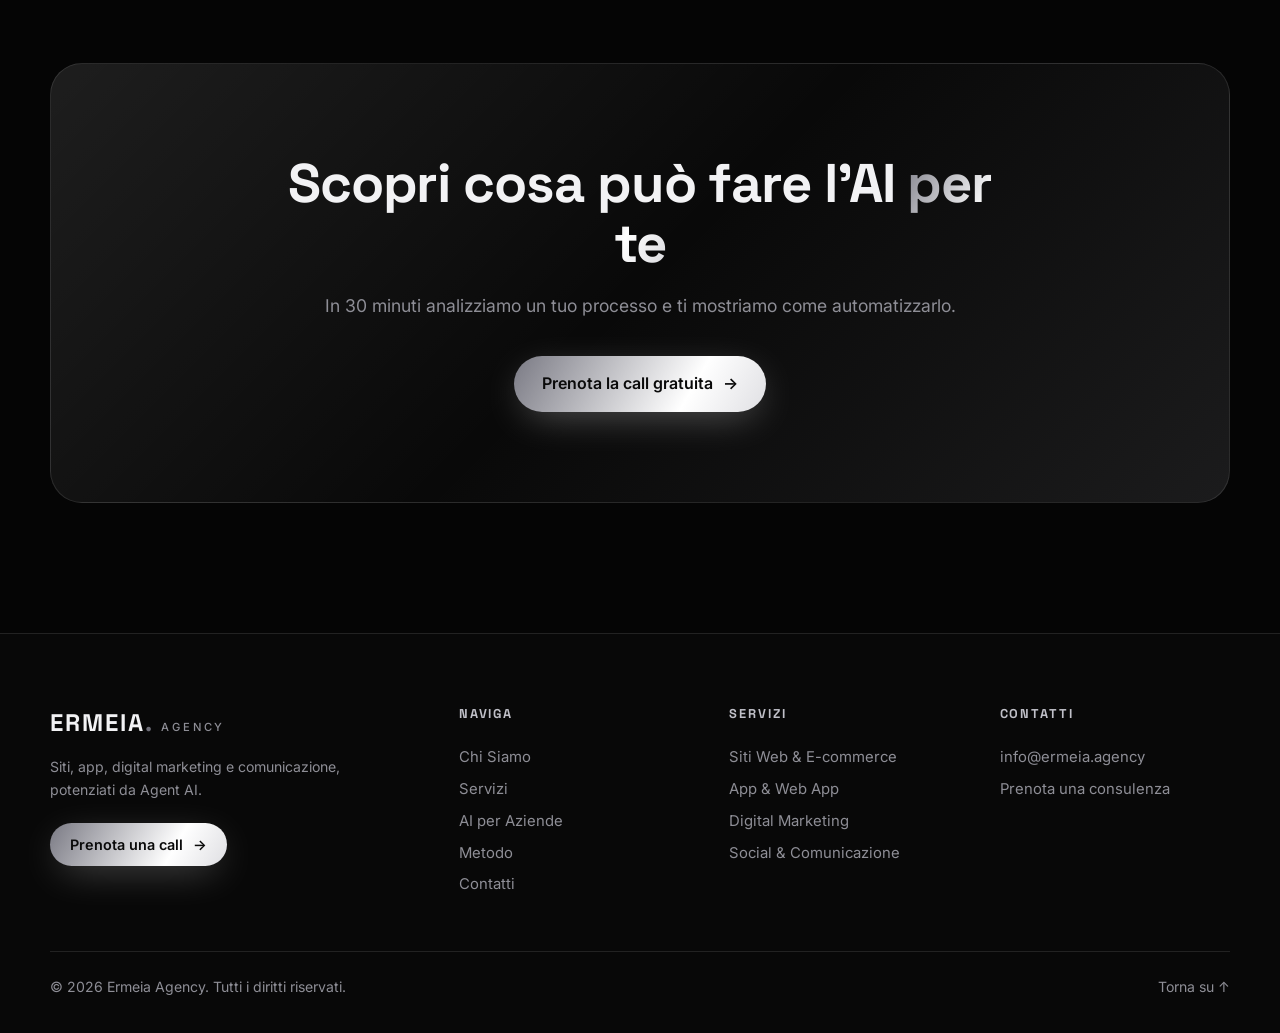
<file: ai-per-aziende.html>
<!DOCTYPE html>
<html lang="it">
<head>
  <meta charset="UTF-8" />
  <meta name="viewport" content="width=device-width, initial-scale=1.0" />
  <title>AI per Aziende — Ermeia Agency</title>
  <meta name="description" content="Agent AI su misura per la tua azienda: automazione dei processi, assistenti per i clienti, gestione di email, documenti e preventivi." />
  <link rel="preconnect" href="https://fonts.googleapis.com" />
  <link rel="preconnect" href="https://fonts.gstatic.com" crossorigin />
  <link href="https://fonts.googleapis.com/css2?family=Inter:wght@400;500;600&family=Space+Grotesk:wght@500;600;700&display=swap" rel="stylesheet" />
  <link rel="stylesheet" href="style.css" />
</head>
<body>
  <!-- Sfondo animato -->
  <div class="bg" aria-hidden="true">
    <span class="blob b1"></span>
    <span class="blob b2"></span>
    <span class="blob b3"></span>
    <canvas id="network"></canvas>
    <div class="grid"></div>
  </div>
  <div class="cursor-glow" id="cursorGlow" aria-hidden="true"></div>
  <div class="progress" id="progress" aria-hidden="true"></div>

  <!-- Navbar -->
  <header class="nav" id="nav">
    <div class="container nav-inner">
      <a href="index.html" class="logo">ERMEIA<span>.</span><small>Agency</small></a>
      <nav class="nav-links" id="navLinks">
        <a href="index.html#chi-siamo">Chi Siamo</a>
        <div class="dropdown">
          <a href="servizi.html">Servizi <span class="caret-down">▾</span></a>
          <div class="dropdown-menu">
            <a href="servizi.html#web"><b>01</b> Siti Web & E-commerce</a>
            <a href="servizi.html#app"><b>02</b> App & Web App</a>
            <a href="servizi.html#marketing"><b>03</b> Digital Marketing</a>
            <a href="servizi.html#social"><b>04</b> Social & Comunicazione</a>
          </div>
        </div>
        <a href="ai-per-aziende.html" class="active">AI per Aziende</a>
        <a href="index.html#metodo">Metodo</a>
        <a href="prenota.html" class="btn btn-small">Prenota una call</a>
      </nav>
      <button class="burger" id="burger" aria-label="Apri menu"><span></span><span></span></button>
    </div>
  </header>

  <main>
    <section class="page-hero container ai-hero">
      <div>
        <p class="crumbs reveal"><a href="index.html">Home</a> / AI per Aziende</p>
        <h1 class="reveal">L'AI che <span class="gradient-text">lavora</span> nella tua azienda</h1>
        <p class="lead reveal">Progettiamo Agent AI su misura che rispondono ai clienti, gestiscono documenti, aggiornano il CRM e preparano preventivi. Tu ti concentri su ciò che conta davvero.</p>
        <div class="hero-cta left reveal">
          <a href="prenota.html?obiettivo=automazione" class="btn">Analizza i tuoi processi <span class="arrow">→</span></a>
          <a href="#calcolatore" class="btn btn-ghost">Calcola il risparmio</a>
        </div>
      </div>
      <div class="ai-visual hero-orb reveal" aria-hidden="true">
        <div class="orb"><span>AI</span></div>
        <div class="ring r1"></div>
        <div class="ring r2"></div>
        <div class="ring r3"></div>
      </div>
    </section>

    <!-- Casi d'uso per reparto -->
    <section class="section container">
      <p class="eyebrow reveal">Dove interviene</p>
      <h2 class="reveal">Un agente per <span class="gradient-text">ogni reparto</span></h2>
      <div class="tabs reveal" role="tablist">
        <button class="tab active" role="tab" data-tab="vendite">Vendite</button>
        <button class="tab" role="tab" data-tab="care">Customer care</button>
        <button class="tab" role="tab" data-tab="admin">Amministrazione</button>
        <button class="tab" role="tab" data-tab="mkt">Marketing</button>
      </div>
      <div class="tab-panels reveal">
        <div class="tab-panel active" data-panel="vendite" role="tabpanel">
          <ul class="ticks"><li>Qualifica automatica dei nuovi lead</li><li>Follow-up email personalizzati</li><li>Preventivi generati in pochi minuti</li><li>CRM sempre aggiornato</li></ul>
          <div class="flow"><span class="node">Nuovo lead dal sito</span><span class="wire"></span><span class="node core">Agent AI</span><span class="wire"></span><span class="node">Preventivo inviato</span></div>
        </div>
        <div class="tab-panel" data-panel="care" role="tabpanel">
          <ul class="ticks"><li>Assistente su sito e WhatsApp 24/7</li><li>Risposte immediate alle domande frequenti</li><li>Smistamento intelligente delle richieste</li><li>Prenotazione automatica degli appuntamenti</li></ul>
          <div class="flow"><span class="node">Messaggio WhatsApp</span><span class="wire"></span><span class="node core">Agent AI</span><span class="wire"></span><span class="node">Appuntamento fissato</span></div>
        </div>
        <div class="tab-panel" data-panel="admin" role="tabpanel">
          <ul class="ticks"><li>Lettura di fatture e documenti PDF</li><li>Inserimento dati nel gestionale</li><li>Solleciti di pagamento automatici</li><li>Report periodici pronti da inviare</li></ul>
          <div class="flow"><span class="node">Fattura in arrivo</span><span class="wire"></span><span class="node core">Agent AI</span><span class="wire"></span><span class="node">Registrata nel gestionale</span></div>
        </div>
        <div class="tab-panel" data-panel="mkt" role="tabpanel">
          <ul class="ticks"><li>Bozze di contenuti per i social</li><li>Analisi delle campagne in tempo reale</li><li>Segmentazione dei clienti</li><li>Newsletter personalizzate</li></ul>
          <div class="flow"><span class="node">Dati campagna</span><span class="wire"></span><span class="node core">Agent AI</span><span class="wire"></span><span class="node">Budget ottimizzato</span></div>
        </div>
      </div>
    </section>

    <!-- Calcolatore -->
    <section class="section container" id="calcolatore">
      <div class="calc">
        <div class="calc-inputs">
          <p class="eyebrow reveal">Calcolatore</p>
          <h2 class="reveal">Quanto tempo puoi <span class="gradient-text">recuperare</span>?</h2>
          <label class="range reveal">
            <span>Persone nel team <output id="o-people">5</output></span>
            <input type="range" id="r-people" min="1" max="50" value="5" />
          </label>
          <label class="range reveal">
            <span>Ore a settimana su attività ripetitive (a persona) <output id="o-hours">8</output></span>
            <input type="range" id="r-hours" min="1" max="30" value="8" />
          </label>
          <label class="range reveal">
            <span>Costo orario medio <output id="o-cost">25 €</output></span>
            <input type="range" id="r-cost" min="10" max="80" step="5" value="25" />
          </label>
        </div>
        <div class="calc-result reveal">
          <p>Con gli Agent AI potresti recuperare fino a</p>
          <strong id="calcHours">0</strong>
          <span>ore all'anno</span>
          <div class="calc-line"></div>
          <p>pari a un valore di circa</p>
          <strong class="small" id="calcEuro">0 €</strong>
          <small>Stima indicativa: ipotizza che il 60% delle attività ripetitive sia automatizzabile, su 46 settimane lavorative.</small>
          <a href="prenota.html?obiettivo=automazione" class="btn">Verifica il tuo caso <span class="arrow">→</span></a>
        </div>
      </div>
    </section>

    <!-- Processo -->
    <section class="section container">
      <p class="eyebrow reveal">Come lo portiamo in azienda</p>
      <h2 class="reveal">Dall'analisi all'agente <span class="gradient-text">operativo</span></h2>
      <div class="steps timeline">
        <div class="step reveal"><span class="num">01</span><h3>Mappatura</h3><p>Analizziamo i processi e individuiamo le attività che fanno perdere più tempo.</p></div>
        <div class="step reveal"><span class="num">02</span><h3>Prototipo</h3><p>Costruiamo un primo agente su un caso reale, per vedere subito i risultati.</p></div>
        <div class="step reveal"><span class="num">03</span><h3>Integrazione</h3><p>Lo colleghiamo a CRM, email, gestionali e strumenti che già usi.</p></div>
        <div class="step reveal"><span class="num">04</span><h3>Evoluzione</h3><p>Monitoriamo, misuriamo e miglioriamo l'agente nel tempo.</p></div>
      </div>
    </section>

    <!-- FAQ -->
    <section class="section container">
      <p class="eyebrow reveal">Domande frequenti</p>
      <h2 class="reveal">Tutto quello che vuoi <span class="gradient-text">sapere</span></h2>
      <div class="faq">
        <details class="reveal"><summary>Che cos'è un Agent AI?</summary><p>È un assistente basato sull'intelligenza artificiale che non si limita a rispondere: esegue attività concrete, come leggere un'email, compilare un documento o aggiornare un gestionale.</p></details>
        <details class="reveal"><summary>I miei dati sono al sicuro?</summary><p>Progettiamo ogni integrazione rispettando il GDPR e limitando l'accesso ai soli dati necessari. Ti spieghiamo sempre dove e come vengono trattate le informazioni.</p></details>
        <details class="reveal"><summary>Devo cambiare i software che uso?</summary><p>No. Gli agenti si integrano con gli strumenti che hai già: email, CRM, gestionali, WhatsApp e molto altro.</p></details>
        <details class="reveal"><summary>L'AI sostituisce le persone?</summary><p>No: le libera dalle attività ripetitive. Il tuo team resta al centro e dedica il tempo recuperato a clienti, idee e decisioni.</p></details>
      </div>
    </section>

    <section class="section container">
      <div class="cta reveal">
        <h2>Scopri cosa può fare l'AI <span class="gradient-text">per te</span></h2>
        <p>In 30 minuti analizziamo un tuo processo e ti mostriamo come automatizzarlo.</p>
        <a href="prenota.html?obiettivo=automazione" class="btn">Prenota la call gratuita <span class="arrow">→</span></a>
      </div>
    </section>
  </main>

  <footer class="footer">
    <div class="container footer-grid">
      <div class="footer-brand">
        <a href="index.html" class="logo">ERMEIA<span>.</span><small>Agency</small></a>
        <p>Siti, app, digital marketing e comunicazione, potenziati da Agent AI.</p>
        <a href="prenota.html" class="btn btn-small">Prenota una call <span class="arrow">→</span></a>
      </div>
      <div>
        <h4>Naviga</h4>
        <a href="index.html#chi-siamo">Chi Siamo</a>
        <a href="servizi.html">Servizi</a>
        <a href="ai-per-aziende.html">AI per Aziende</a>
        <a href="index.html#metodo">Metodo</a>
        <a href="prenota.html">Contatti</a>
      </div>
      <div>
        <h4>Servizi</h4>
        <a href="servizi.html#web">Siti Web & E-commerce</a>
        <a href="servizi.html#app">App & Web App</a>
        <a href="servizi.html#marketing">Digital Marketing</a>
        <a href="servizi.html#social">Social & Comunicazione</a>
      </div>
      <div>
        <h4>Contatti</h4>
        <a href="mailto:info@ermeia.agency">info@ermeia.agency</a>
        <a href="prenota.html">Prenota una consulenza</a>
      </div>
    </div>
    <div class="container footer-bottom">
      <p>© <span id="year"></span> Ermeia Agency. Tutti i diritti riservati.</p>
      <a href="#" class="to-top">Torna su ↑</a>
    </div>
  </footer>

  <script src="script.js"></script>
</body>
</html>
</file>
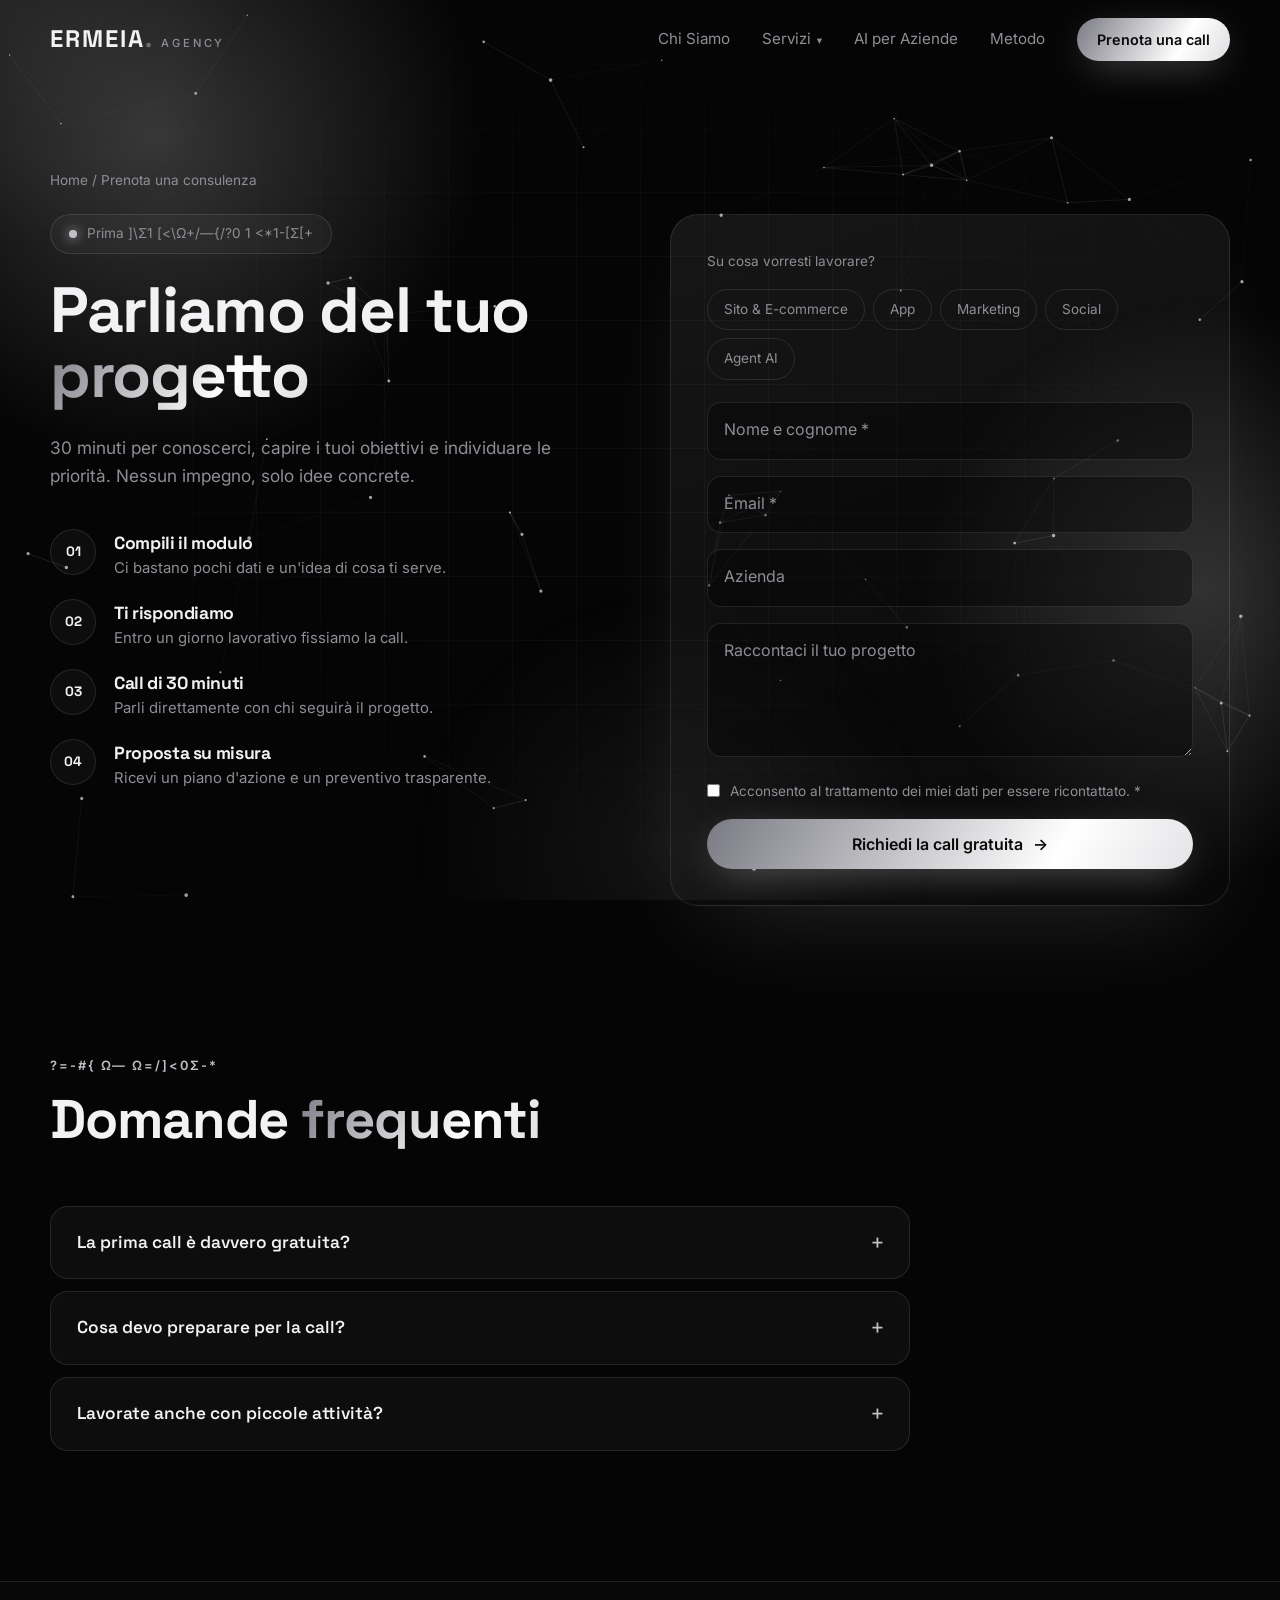
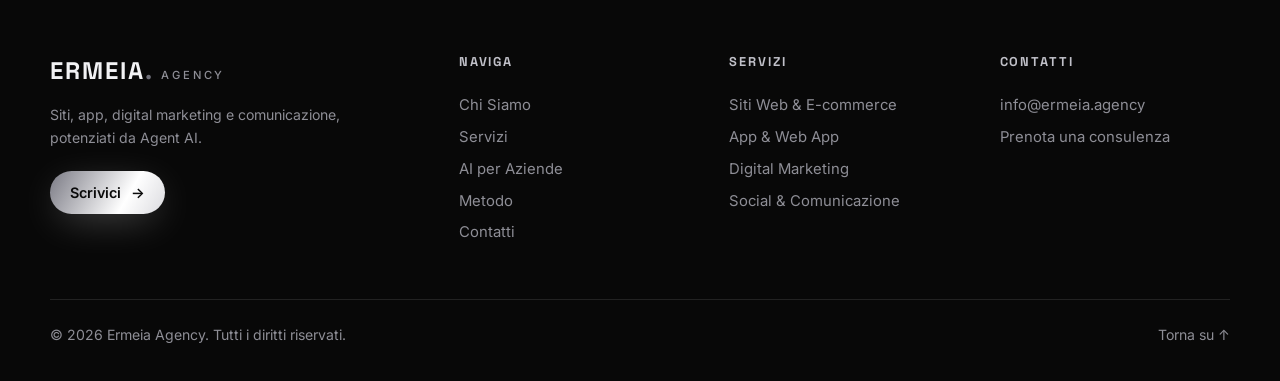
<file: prenota.html>
<!DOCTYPE html>
<html lang="it">
<head>
  <meta charset="UTF-8" />
  <meta name="viewport" content="width=device-width, initial-scale=1.0" />
  <title>Prenota una consulenza — Ermeia Agency</title>
  <meta name="description" content="Prenota una call gratuita di 30 minuti con Ermeia Agency: siti, app, digital marketing e Agent AI." />
  <link rel="preconnect" href="https://fonts.googleapis.com" />
  <link rel="preconnect" href="https://fonts.gstatic.com" crossorigin />
  <link href="https://fonts.googleapis.com/css2?family=Inter:wght@400;500;600&family=Space+Grotesk:wght@500;600;700&display=swap" rel="stylesheet" />
  <link rel="stylesheet" href="style.css" />
</head>
<body>
  <!-- Sfondo animato -->
  <div class="bg" aria-hidden="true">
    <span class="blob b1"></span>
    <span class="blob b2"></span>
    <span class="blob b3"></span>
    <canvas id="network"></canvas>
    <div class="grid"></div>
  </div>
  <div class="cursor-glow" id="cursorGlow" aria-hidden="true"></div>
  <div class="progress" id="progress" aria-hidden="true"></div>

  <!-- Navbar -->
  <header class="nav" id="nav">
    <div class="container nav-inner">
      <a href="index.html" class="logo">ERMEIA<span>.</span><small>Agency</small></a>
      <nav class="nav-links" id="navLinks">
        <a href="index.html#chi-siamo">Chi Siamo</a>
        <div class="dropdown">
          <a href="servizi.html">Servizi <span class="caret-down">▾</span></a>
          <div class="dropdown-menu">
            <a href="servizi.html#web"><b>01</b> Siti Web & E-commerce</a>
            <a href="servizi.html#app"><b>02</b> App & Web App</a>
            <a href="servizi.html#marketing"><b>03</b> Digital Marketing</a>
            <a href="servizi.html#social"><b>04</b> Social & Comunicazione</a>
          </div>
        </div>
        <a href="ai-per-aziende.html">AI per Aziende</a>
        <a href="index.html#metodo">Metodo</a>
        <a href="prenota.html" class="btn btn-small">Prenota una call</a>
      </nav>
      <button class="burger" id="burger" aria-label="Apri menu"><span></span><span></span></button>
    </div>
  </header>

  <main>
    <section class="page-hero container">
      <p class="crumbs reveal"><a href="index.html">Home</a> / Prenota una consulenza</p>
      <div class="book">
        <div class="book-info">
          <div class="badge reveal"><span class="dot"></span> <span class="badge-text">Prima call conoscitiva · Gratuita</span></div>
          <h1 class="reveal">Parliamo del tuo <span class="gradient-text">progetto</span></h1>
          <p class="lead reveal">30 minuti per conoscerci, capire i tuoi obiettivi e individuare le priorità. Nessun impegno, solo idee concrete.</p>
          <ol class="next-steps">
            <li class="reveal"><span>01</span><div><h3>Compili il modulo</h3><p>Ci bastano pochi dati e un'idea di cosa ti serve.</p></div></li>
            <li class="reveal"><span>02</span><div><h3>Ti rispondiamo</h3><p>Entro un giorno lavorativo fissiamo la call.</p></div></li>
            <li class="reveal"><span>03</span><div><h3>Call di 30 minuti</h3><p>Parli direttamente con chi seguirà il progetto.</p></div></li>
            <li class="reveal"><span>04</span><div><h3>Proposta su misura</h3><p>Ricevi un piano d'azione e un preventivo trasparente.</p></div></li>
          </ol>
        </div>
        <form class="book-form reveal" data-book novalidate>
          <p class="form-label">Su cosa vorresti lavorare?</p>
          <div class="topics" role="group" aria-label="Argomenti">
            <button type="button" class="chip" data-topic="Sito web & E-commerce">Sito & E-commerce</button>
            <button type="button" class="chip" data-topic="App & Web App">App</button>
            <button type="button" class="chip" data-topic="Digital Marketing">Marketing</button>
            <button type="button" class="chip" data-topic="Social & Comunicazione">Social</button>
            <button type="button" class="chip" data-topic="Agent AI & Automazione">Agent AI</button>
          </div>
          <div class="field"><input id="f-nome" name="nome" required placeholder=" " autocomplete="name" /><label for="f-nome">Nome e cognome *</label></div>
          <div class="field"><input id="f-email" name="email" type="email" required placeholder=" " autocomplete="email" /><label for="f-email">Email *</label></div>
          <div class="field"><input id="f-azienda" name="azienda" placeholder=" " autocomplete="organization" /><label for="f-azienda">Azienda</label></div>
          <div class="field"><textarea id="f-msg" name="messaggio" rows="4" placeholder=" "></textarea><label for="f-msg">Raccontaci il tuo progetto</label></div>
          <label class="check"><input type="checkbox" name="privacy" required /> <span>Acconsento al trattamento dei miei dati per essere ricontattato. *</span></label>
          <button type="submit" class="btn">Richiedi la call gratuita <span class="arrow">→</span></button>
          <p class="form-error" hidden>Compila i campi obbligatori per continuare.</p>
          <div class="form-success" hidden>
            <strong>✓ Richiesta pronta!</strong>
            <p>Si è aperto il tuo programma di posta: invia l'email e ti ricontattiamo entro un giorno lavorativo.</p>
          </div>
        </form>
      </div>
    </section>

    <section class="section container">
      <p class="eyebrow reveal">Prima di scriverci</p>
      <h2 class="reveal">Domande <span class="gradient-text">frequenti</span></h2>
      <div class="faq">
        <details class="reveal"><summary>La prima call è davvero gratuita?</summary><p>Sì. Serve a capire se e come possiamo aiutarti. Nessun costo e nessun impegno.</p></details>
        <details class="reveal"><summary>Cosa devo preparare per la call?</summary><p>Niente di particolare: un'idea dei tuoi obiettivi e, se li hai, il sito o i profili social attuali.</p></details>
        <details class="reveal"><summary>Lavorate anche con piccole attività?</summary><p>Assolutamente sì. Lavoriamo con professionisti, PMI e aziende strutturate, adattando ogni soluzione al budget.</p></details>
      </div>
    </section>
  </main>

  <footer class="footer">
    <div class="container footer-grid">
      <div class="footer-brand">
        <a href="index.html" class="logo">ERMEIA<span>.</span><small>Agency</small></a>
        <p>Siti, app, digital marketing e comunicazione, potenziati da Agent AI.</p>
        <a href="mailto:info@ermeia.agency" class="btn btn-small">Scrivici <span class="arrow">→</span></a>
      </div>
      <div>
        <h4>Naviga</h4>
        <a href="index.html#chi-siamo">Chi Siamo</a>
        <a href="servizi.html">Servizi</a>
        <a href="ai-per-aziende.html">AI per Aziende</a>
        <a href="index.html#metodo">Metodo</a>
        <a href="prenota.html">Contatti</a>
      </div>
      <div>
        <h4>Servizi</h4>
        <a href="servizi.html#web">Siti Web & E-commerce</a>
        <a href="servizi.html#app">App & Web App</a>
        <a href="servizi.html#marketing">Digital Marketing</a>
        <a href="servizi.html#social">Social & Comunicazione</a>
      </div>
      <div>
        <h4>Contatti</h4>
        <a href="mailto:info@ermeia.agency">info@ermeia.agency</a>
        <a href="prenota.html">Prenota una consulenza</a>
      </div>
    </div>
    <div class="container footer-bottom">
      <p>© <span id="year"></span> Ermeia Agency. Tutti i diritti riservati.</p>
      <a href="#" class="to-top">Torna su ↑</a>
    </div>
  </footer>

  <script src="script.js"></script>
</body>
</html>
</file>
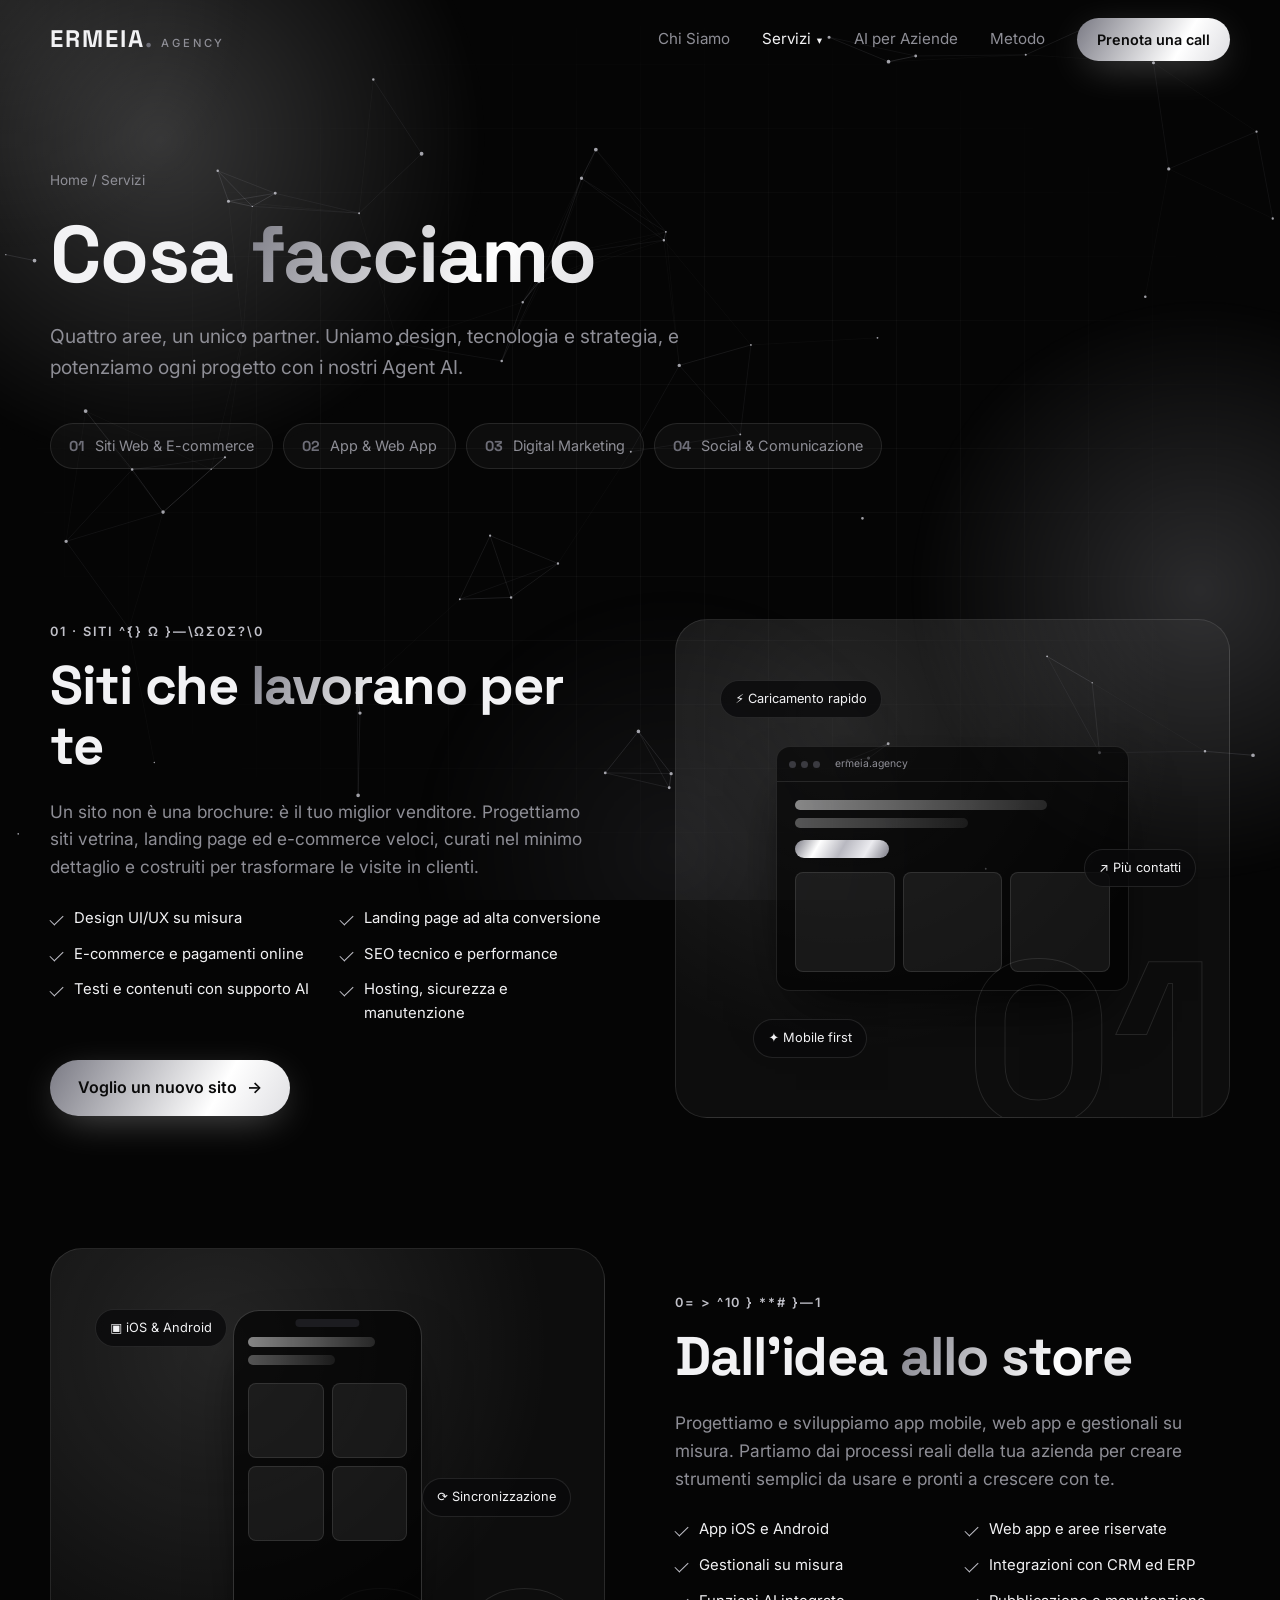
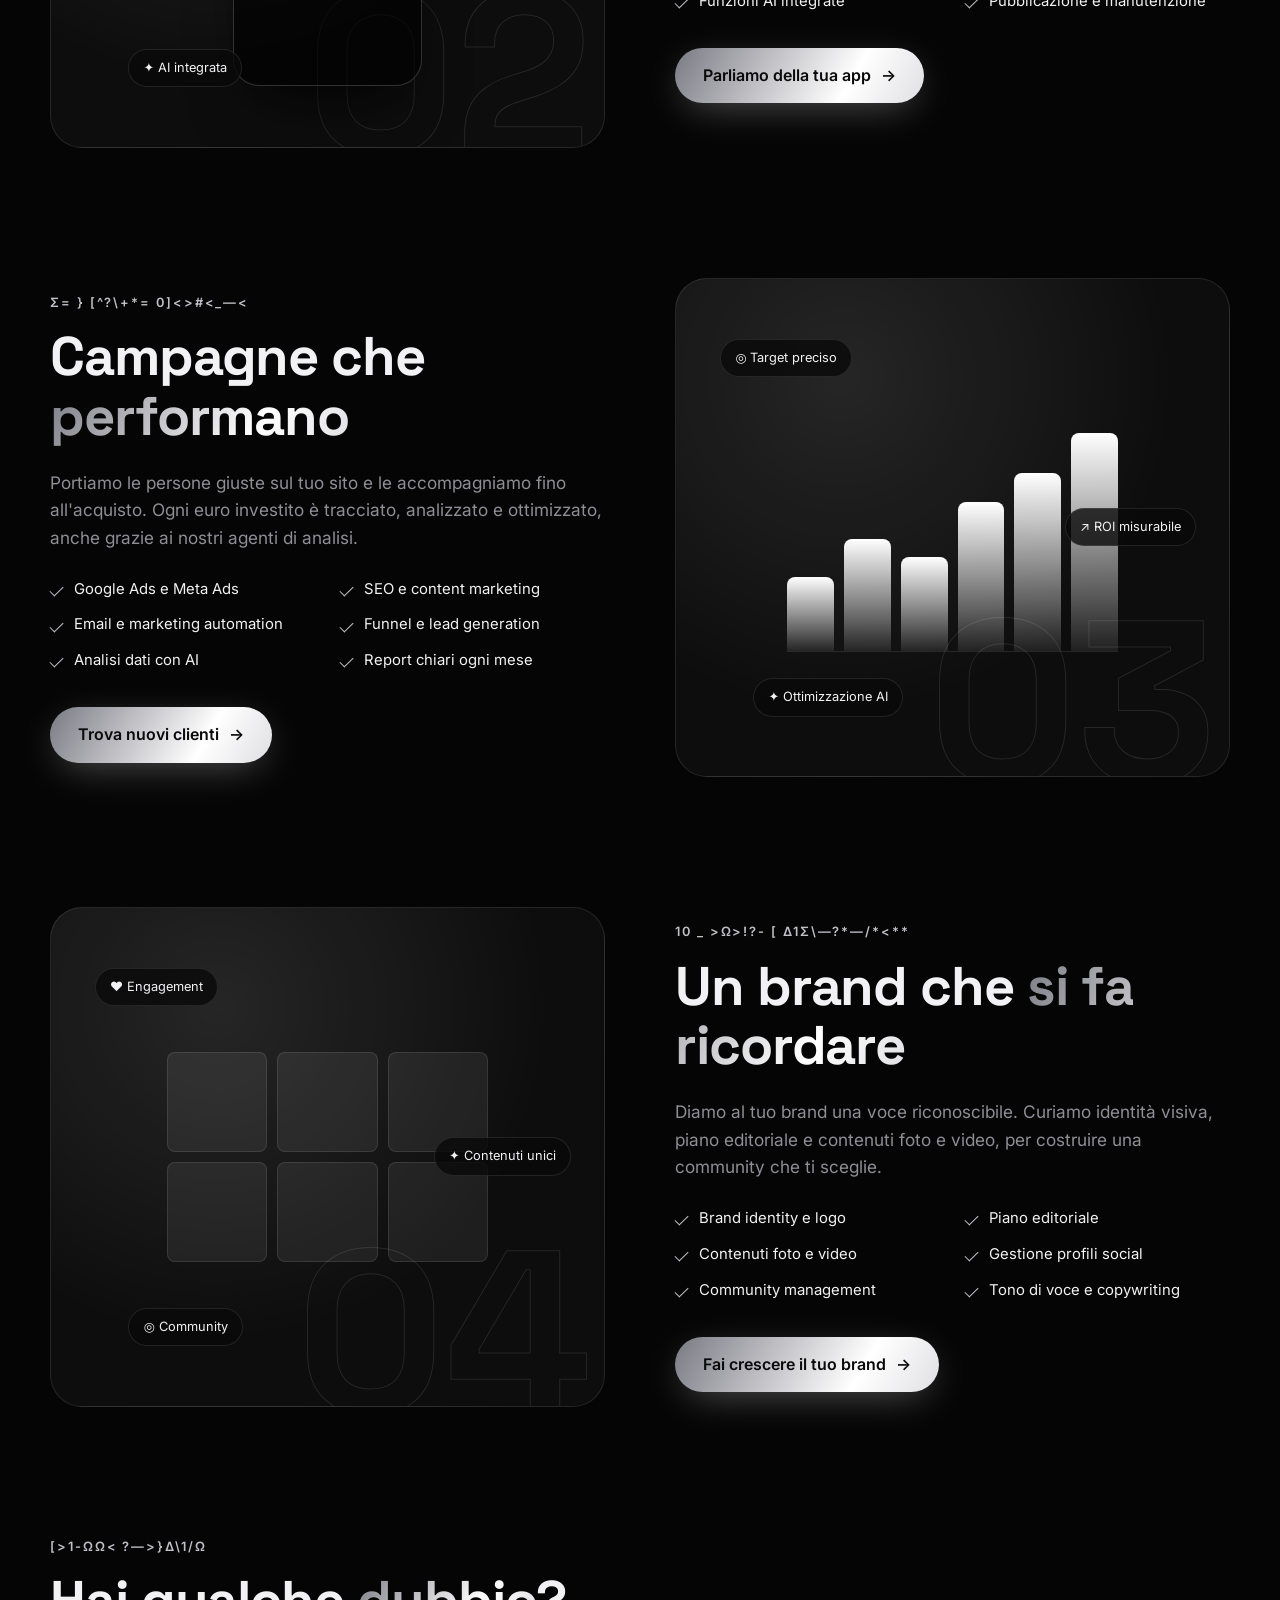
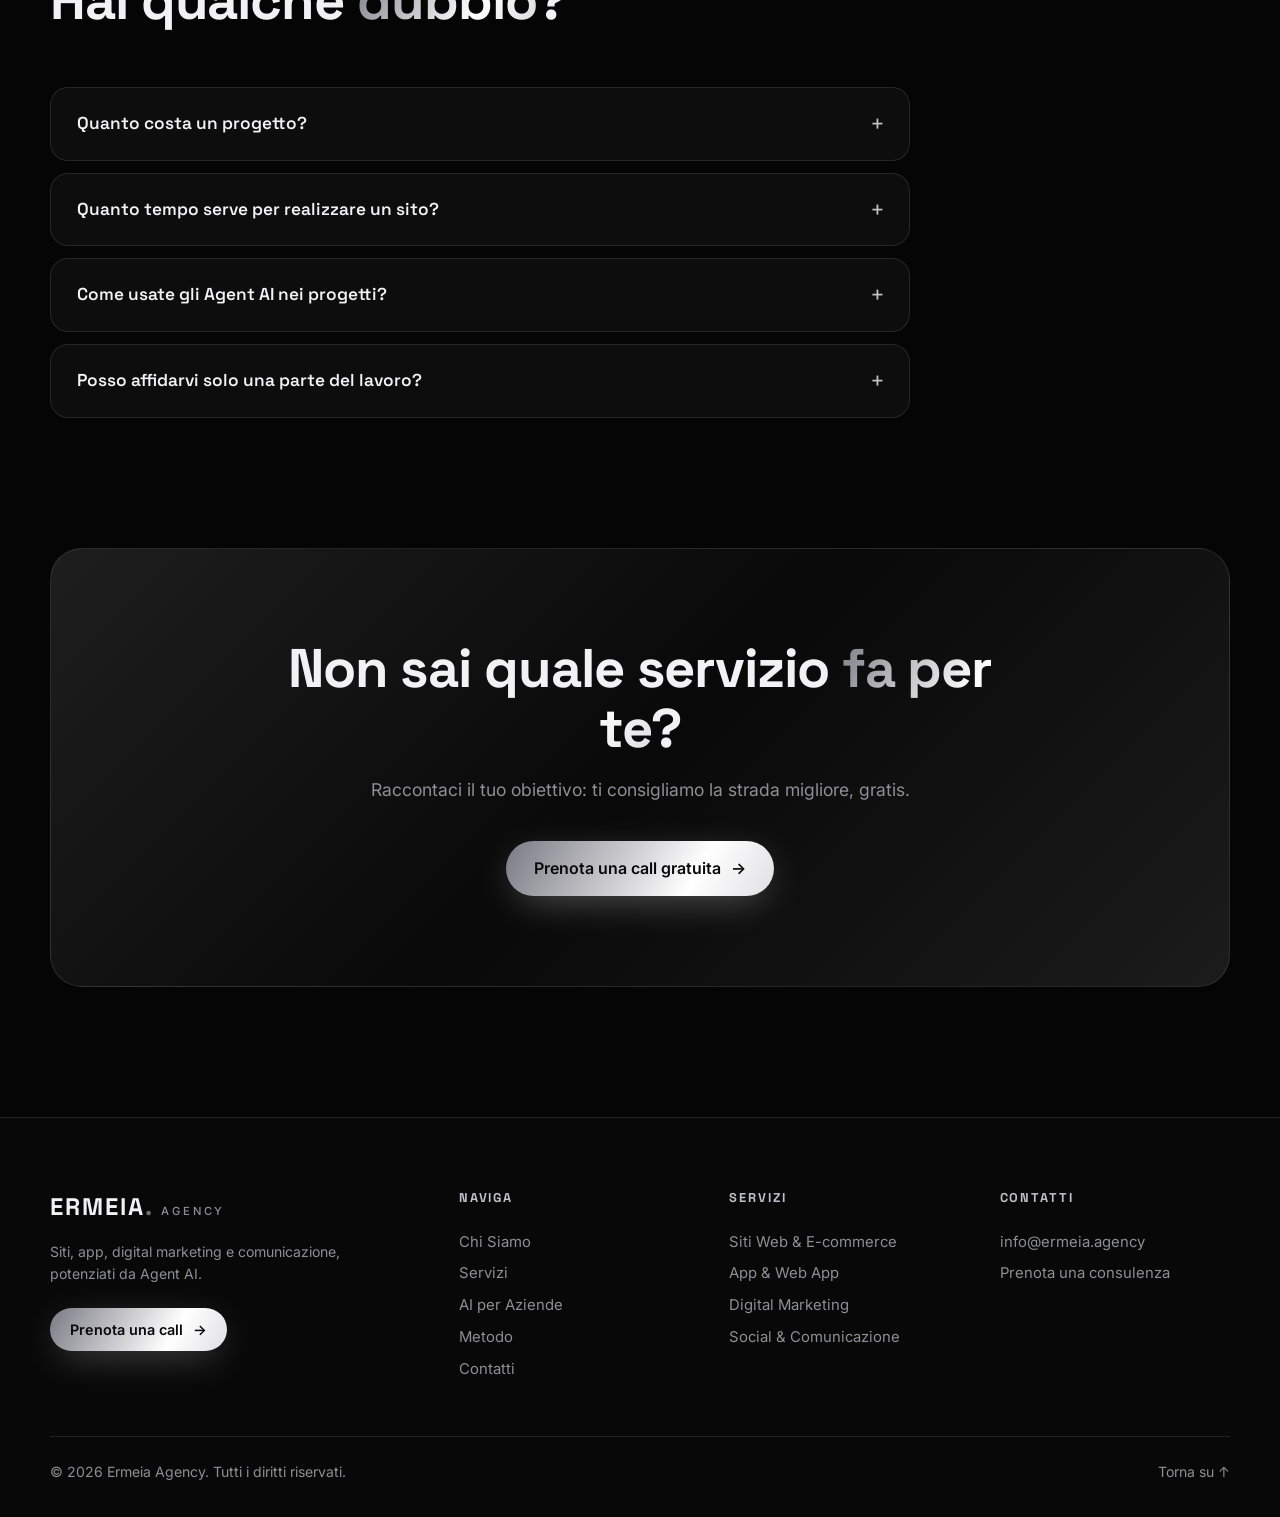
<file: servizi.html>
<!DOCTYPE html>
<html lang="it">
<head>
  <meta charset="UTF-8" />
  <meta name="viewport" content="width=device-width, initial-scale=1.0" />
  <title>Servizi — Ermeia Agency</title>
  <meta name="description" content="Siti web, e-commerce, app, digital marketing, social e comunicazione: i servizi di Ermeia Agency, potenziati da Agent AI." />
  <link rel="preconnect" href="https://fonts.googleapis.com" />
  <link rel="preconnect" href="https://fonts.gstatic.com" crossorigin />
  <link href="https://fonts.googleapis.com/css2?family=Inter:wght@400;500;600&family=Space+Grotesk:wght@500;600;700&display=swap" rel="stylesheet" />
  <link rel="stylesheet" href="style.css" />
</head>
<body>
  <!-- Sfondo animato -->
  <div class="bg" aria-hidden="true">
    <span class="blob b1"></span>
    <span class="blob b2"></span>
    <span class="blob b3"></span>
    <canvas id="network"></canvas>
    <div class="grid"></div>
  </div>
  <div class="cursor-glow" id="cursorGlow" aria-hidden="true"></div>
  <div class="progress" id="progress" aria-hidden="true"></div>

  <!-- Navbar -->
  <header class="nav" id="nav">
    <div class="container nav-inner">
      <a href="index.html" class="logo">ERMEIA<span>.</span><small>Agency</small></a>
      <nav class="nav-links" id="navLinks">
        <a href="index.html#chi-siamo">Chi Siamo</a>
        <div class="dropdown">
          <a href="servizi.html" class="active">Servizi <span class="caret-down">▾</span></a>
          <div class="dropdown-menu">
            <a href="servizi.html#web"><b>01</b> Siti Web & E-commerce</a>
            <a href="servizi.html#app"><b>02</b> App & Web App</a>
            <a href="servizi.html#marketing"><b>03</b> Digital Marketing</a>
            <a href="servizi.html#social"><b>04</b> Social & Comunicazione</a>
          </div>
        </div>
        <a href="ai-per-aziende.html">AI per Aziende</a>
        <a href="index.html#metodo">Metodo</a>
        <a href="prenota.html" class="btn btn-small">Prenota una call</a>
      </nav>
      <button class="burger" id="burger" aria-label="Apri menu"><span></span><span></span></button>
    </div>
  </header>

  <main>
    <section class="page-hero container">
      <p class="crumbs reveal"><a href="index.html">Home</a> / Servizi</p>
      <h1 class="reveal">Cosa <span class="gradient-text">facciamo</span></h1>
      <p class="lead reveal">Quattro aree, un unico partner. Uniamo design, tecnologia e strategia, e potenziamo ogni progetto con i nostri Agent AI.</p>
      <div class="jump reveal">
        <a href="#web"><b>01</b> Siti Web & E-commerce</a>
        <a href="#app"><b>02</b> App & Web App</a>
        <a href="#marketing"><b>03</b> Digital Marketing</a>
        <a href="#social"><b>04</b> Social & Comunicazione</a>
      </div>
    </section>

    <div class="container">
      <section class="svc" id="web">
        <div class="svc-text">
          <p class="eyebrow reveal">01 · Siti Web & E-commerce</p>
          <h2 class="reveal">Siti che <span class="gradient-text">lavorano</span> per te</h2>
          <p class="reveal">Un sito non è una brochure: è il tuo miglior venditore. Progettiamo siti vetrina, landing page ed e-commerce veloci, curati nel minimo dettaglio e costruiti per trasformare le visite in clienti.</p>
          <ul class="ticks two reveal">
            <li>Design UI/UX su misura</li><li>Landing page ad alta conversione</li>
            <li>E-commerce e pagamenti online</li><li>SEO tecnico e performance</li>
            <li>Testi e contenuti con supporto AI</li><li>Hosting, sicurezza e manutenzione</li>
          </ul>
          <a href="prenota.html?obiettivo=sito" class="btn reveal">Voglio un nuovo sito <span class="arrow">→</span></a>
        </div>
        <div class="svc-visual reveal" aria-hidden="true">
          <span class="big-num">01</span>
          <div class="mock">
            <div class="mock-bar"><i></i><i></i><i></i><span>ermeia.agency</span></div>
            <div class="mock-body"><b></b><b class="s"></b><b class="xs"></b><div class="mock-row"><em></em><em></em><em></em></div></div>
          </div>
          <span class="float-tag t1">⚡ Caricamento rapido</span>
          <span class="float-tag t2">↗ Più contatti</span>
          <span class="float-tag t3">✦ Mobile first</span>
        </div>
      </section>

      <section class="svc" id="app">
        <div class="svc-text">
          <p class="eyebrow reveal">02 · App & Web App</p>
          <h2 class="reveal">Dall'idea <span class="gradient-text">allo store</span></h2>
          <p class="reveal">Progettiamo e sviluppiamo app mobile, web app e gestionali su misura. Partiamo dai processi reali della tua azienda per creare strumenti semplici da usare e pronti a crescere con te.</p>
          <ul class="ticks two reveal">
            <li>App iOS e Android</li><li>Web app e aree riservate</li>
            <li>Gestionali su misura</li><li>Integrazioni con CRM ed ERP</li>
            <li>Funzioni AI integrate</li><li>Pubblicazione e manutenzione</li>
          </ul>
          <a href="prenota.html?obiettivo=app" class="btn reveal">Parliamo della tua app <span class="arrow">→</span></a>
        </div>
        <div class="svc-visual reveal" aria-hidden="true">
          <span class="big-num">02</span>
          <div class="phone"><div class="phone-notch"></div><b></b><b class="s"></b><div class="phone-grid"><em></em><em></em><em></em><em></em></div></div>
          <span class="float-tag t1">▣ iOS & Android</span>
          <span class="float-tag t2">⟳ Sincronizzazione</span>
          <span class="float-tag t3">✦ AI integrata</span>
        </div>
      </section>

      <section class="svc" id="marketing">
        <div class="svc-text">
          <p class="eyebrow reveal">03 · Digital Marketing</p>
          <h2 class="reveal">Campagne che <span class="gradient-text">performano</span></h2>
          <p class="reveal">Portiamo le persone giuste sul tuo sito e le accompagniamo fino all'acquisto. Ogni euro investito è tracciato, analizzato e ottimizzato, anche grazie ai nostri agenti di analisi.</p>
          <ul class="ticks two reveal">
            <li>Google Ads e Meta Ads</li><li>SEO e content marketing</li>
            <li>Email e marketing automation</li><li>Funnel e lead generation</li>
            <li>Analisi dati con AI</li><li>Report chiari ogni mese</li>
          </ul>
          <a href="prenota.html?obiettivo=clienti" class="btn reveal">Trova nuovi clienti <span class="arrow">→</span></a>
        </div>
        <div class="svc-visual reveal" aria-hidden="true">
          <span class="big-num">03</span>
          <div class="chart"><i style="--h:30%"></i><i style="--h:45%"></i><i style="--h:38%"></i><i style="--h:60%"></i><i style="--h:72%"></i><i style="--h:88%"></i></div>
          <span class="float-tag t1">◎ Target preciso</span>
          <span class="float-tag t2">↗ ROI misurabile</span>
          <span class="float-tag t3">✦ Ottimizzazione AI</span>
        </div>
      </section>

      <section class="svc" id="social">
        <div class="svc-text">
          <p class="eyebrow reveal">04 · Social & Comunicazione</p>
          <h2 class="reveal">Un brand che <span class="gradient-text">si fa ricordare</span></h2>
          <p class="reveal">Diamo al tuo brand una voce riconoscibile. Curiamo identità visiva, piano editoriale e contenuti foto e video, per costruire una community che ti sceglie.</p>
          <ul class="ticks two reveal">
            <li>Brand identity e logo</li><li>Piano editoriale</li>
            <li>Contenuti foto e video</li><li>Gestione profili social</li>
            <li>Community management</li><li>Tono di voce e copywriting</li>
          </ul>
          <a href="prenota.html?obiettivo=social" class="btn reveal">Fai crescere il tuo brand <span class="arrow">→</span></a>
        </div>
        <div class="svc-visual reveal" aria-hidden="true">
          <span class="big-num">04</span>
          <div class="posts"><em></em><em></em><em></em><em></em><em></em><em></em></div>
          <span class="float-tag t1">♥ Engagement</span>
          <span class="float-tag t2">✦ Contenuti unici</span>
          <span class="float-tag t3">◎ Community</span>
        </div>
      </section>
    </div>

    <!-- FAQ -->
    <section class="section container">
      <p class="eyebrow reveal">Domande frequenti</p>
      <h2 class="reveal">Hai qualche <span class="gradient-text">dubbio</span>?</h2>
      <div class="faq">
        <details class="reveal"><summary>Quanto costa un progetto?</summary><p>Ogni progetto è su misura, quindi il prezzo dipende da obiettivi e funzionalità. Dopo la prima call gratuita ricevi un preventivo chiaro e dettagliato, senza costi nascosti.</p></details>
        <details class="reveal"><summary>Quanto tempo serve per realizzare un sito?</summary><p>Dipende dalla complessità: una landing page richiede pochi giorni, un sito completo o un e-commerce qualche settimana. Ti diamo una tabella di marcia precisa prima di iniziare.</p></details>
        <details class="reveal"><summary>Come usate gli Agent AI nei progetti?</summary><p>Gli agenti ci aiutano in analisi, contenuti, test e ottimizzazione: il lavoro è più veloce e preciso. Ogni risultato è sempre controllato e rifinito dal nostro team.</p></details>
        <details class="reveal"><summary>Posso affidarvi solo una parte del lavoro?</summary><p>Certo. Puoi scegliere un singolo servizio o affidarci tutto il digitale: in entrambi i casi avrai un unico referente.</p></details>
      </div>
    </section>

    <section class="section container">
      <div class="cta reveal">
        <h2>Non sai quale servizio <span class="gradient-text">fa per te</span>?</h2>
        <p>Raccontaci il tuo obiettivo: ti consigliamo la strada migliore, gratis.</p>
        <a href="prenota.html" class="btn">Prenota una call gratuita <span class="arrow">→</span></a>
      </div>
    </section>
  </main>

  <footer class="footer">
    <div class="container footer-grid">
      <div class="footer-brand">
        <a href="index.html" class="logo">ERMEIA<span>.</span><small>Agency</small></a>
        <p>Siti, app, digital marketing e comunicazione, potenziati da Agent AI.</p>
        <a href="prenota.html" class="btn btn-small">Prenota una call <span class="arrow">→</span></a>
      </div>
      <div>
        <h4>Naviga</h4>
        <a href="index.html#chi-siamo">Chi Siamo</a>
        <a href="servizi.html">Servizi</a>
        <a href="ai-per-aziende.html">AI per Aziende</a>
        <a href="index.html#metodo">Metodo</a>
        <a href="prenota.html">Contatti</a>
      </div>
      <div>
        <h4>Servizi</h4>
        <a href="servizi.html#web">Siti Web & E-commerce</a>
        <a href="servizi.html#app">App & Web App</a>
        <a href="servizi.html#marketing">Digital Marketing</a>
        <a href="servizi.html#social">Social & Comunicazione</a>
      </div>
      <div>
        <h4>Contatti</h4>
        <a href="mailto:info@ermeia.agency">info@ermeia.agency</a>
        <a href="prenota.html">Prenota una consulenza</a>
      </div>
    </div>
    <div class="container footer-bottom">
      <p>© <span id="year"></span> Ermeia Agency. Tutti i diritti riservati.</p>
      <a href="#" class="to-top">Torna su ↑</a>
    </div>
  </footer>

  <script src="script.js"></script>
</body>
</html>
</file>
<file: style.css>
/* ========== Variabili ========== */
:root {
  --bg: #050505;
  --surface: rgba(255, 255, 255, 0.035);
  --border: rgba(255, 255, 255, 0.1);
  --text: #f2f2f4;
  --muted: #8e8e96;
  --c1: #f5f5f7;
  --c2: #c0c0c8;
  --c3: #6e6e78;
  --gradient: linear-gradient(120deg, #7a7a84, #ffffff, #b8b8c0, #ececf0, #7a7a84);
  --radius: 22px;
}

* { margin: 0; padding: 0; box-sizing: border-box; }
html { scroll-behavior: smooth; }

body {
  font-family: "Inter", system-ui, sans-serif;
  background: var(--bg);
  color: var(--text);
  line-height: 1.6;
  overflow-x: hidden;
  -webkit-font-smoothing: antialiased;
}

h1, h2, h3, .logo { font-family: "Space Grotesk", sans-serif; letter-spacing: -0.02em; }
a { color: inherit; text-decoration: none; }

.container { width: min(1180px, 100% - 40px); margin-inline: auto; }

/* ========== Sfondo ========== */
.bg { position: fixed; inset: 0; z-index: -1; overflow: hidden; }
.blob {
  position: absolute; border-radius: 50%;
  opacity: 0.2; will-change: transform;
  animation: float 18s ease-in-out infinite alternate;
}
/* gradienti radiali al posto di filter: blur, molto più leggeri da animare */
.b1 { width: 720px; height: 720px; background: radial-gradient(circle, var(--c1), transparent 65%); top: -220px; left: -200px; }
.b2 { width: 640px; height: 640px; background: radial-gradient(circle, var(--c2), transparent 65%); top: 30%; right: -240px; animation-delay: -6s; }
.b3 { width: 580px; height: 580px; background: radial-gradient(circle, var(--c3), transparent 65%); bottom: -240px; left: 30%; animation-delay: -12s; opacity: 0.14; }
.grid {
  position: absolute; inset: 0;
  background-image:
    linear-gradient(rgba(255,255,255,0.03) 1px, transparent 1px),
    linear-gradient(90deg, rgba(255,255,255,0.03) 1px, transparent 1px);
  background-size: 64px 64px;
  mask-image: radial-gradient(ellipse at center, #000 30%, transparent 75%);
}
@keyframes float {
  0%   { transform: translate(0, 0) scale(1); }
  50%  { transform: translate(80px, 60px) scale(1.1); }
  100% { transform: translate(-60px, 100px) scale(0.95); }
}

/* ========== Navbar ========== */
.nav {
  position: fixed; top: 0; left: 0; right: 0; z-index: 50;
  padding: 18px 0;
  transition: background 0.3s, padding 0.3s, border-color 0.3s;
  border-bottom: 1px solid transparent;
}
.nav.scrolled {
  background: rgba(5, 5, 5, 0.72);
  backdrop-filter: blur(16px);
  -webkit-backdrop-filter: blur(16px);
  padding: 12px 0;
  border-color: var(--border);
}
.nav-inner { display: flex; align-items: center; justify-content: space-between; }
.logo { font-size: 1.5rem; font-weight: 700; }
.logo { letter-spacing: 0.08em; }
.logo span { color: var(--c3); }
.logo small { font-family: "Inter", sans-serif; font-size: 0.7rem; font-weight: 500; letter-spacing: 0.25em; text-transform: uppercase; color: var(--muted); margin-left: 8px; }
.nav-links { display: flex; align-items: center; gap: 32px; font-size: 0.95rem; }
.nav-links a:not(.btn) { color: var(--muted); transition: color 0.2s; }
.nav-links a:not(.btn):hover { color: var(--text); }

.burger { display: none; background: none; border: 0; cursor: pointer; width: 32px; height: 24px; position: relative; }
.burger span { position: absolute; left: 0; width: 100%; height: 2px; background: var(--text); transition: 0.3s; }
.burger span:first-child { top: 6px; }
.burger span:last-child { bottom: 6px; }
.burger.open span:first-child { top: 11px; transform: rotate(45deg); }
.burger.open span:last-child { bottom: 11px; transform: rotate(-45deg); }

/* ========== Bottoni ========== */
.btn {
  display: inline-flex; align-items: center; gap: 10px;
  padding: 15px 28px; border-radius: 999px;
  font-weight: 600; font-size: 1rem;
  background: var(--gradient); background-size: 300% 100%;
  color: #0a0a0a;
  box-shadow: 0 10px 40px -10px rgba(255, 255, 255, 0.35);
  transition: transform 0.3s, box-shadow 0.3s, background-position 0.8s;
}
.btn:hover { transform: translateY(-3px); background-position: 100% 0; box-shadow: 0 16px 50px -10px rgba(255, 255, 255, 0.5); }
.btn .arrow { transition: transform 0.3s; }
.btn:hover .arrow { transform: translateX(5px); }
.btn-small { padding: 10px 20px; font-size: 0.9rem; }
.btn-ghost { color: var(--text); background: var(--surface); border: 1px solid var(--border); box-shadow: none; }
.btn-ghost:hover { background: rgba(255,255,255,0.08); box-shadow: none; }

/* ========== Hero ========== */
.hero {
  min-height: 100vh; min-height: 100svh;
  display: flex; flex-direction: column; justify-content: center; align-items: center;
  text-align: center; padding: 140px 0 80px;
}
.badge {
  display: inline-flex; align-items: center; gap: 10px;
  padding: 8px 18px; border-radius: 999px;
  background: var(--surface); border: 1px solid var(--border);
  font-size: 0.85rem; color: var(--muted); margin-bottom: 28px;

}
.dot { width: 8px; height: 8px; border-radius: 50%; background: var(--c2); box-shadow: 0 0 12px var(--c2); animation: pulse 2s infinite; }
@keyframes pulse { 50% { opacity: 0.35; } }

h1 { font-size: clamp(2.6rem, 7vw, 5.6rem); line-height: 1.02; font-weight: 700; margin-bottom: 26px; }
.gradient-text {
  background: var(--gradient); background-size: 300% 100%;
  -webkit-background-clip: text; background-clip: text; color: transparent;
  animation: shine 6s linear infinite;
}
@keyframes shine { to { background-position: 300% 0; } }

.lead { max-width: 640px; color: var(--muted); font-size: clamp(1.05rem, 1.6vw, 1.2rem); margin-bottom: 40px; }
.hero-cta { display: flex; gap: 16px; flex-wrap: wrap; justify-content: center; }

/* ========== Marquee ========== */
.marquee {
  overflow: hidden; padding: 26px 0;
  border-block: 1px solid var(--border);
  background: rgba(255,255,255,0.015);
  mask-image: linear-gradient(90deg, transparent, #000 15%, #000 85%, transparent);
}
.marquee-track { display: flex; gap: 40px; width: max-content; animation: scroll 30s linear infinite; }
.marquee-track span { font-family: "Space Grotesk", sans-serif; font-size: 1.4rem; font-weight: 600; color: var(--muted); white-space: nowrap; }
.marquee-track span:nth-child(even) { color: var(--c1); }
@keyframes scroll { to { transform: translateX(-50%); } }

/* ========== Sezioni ========== */
.section { padding: 130px 0 0; }
.eyebrow { color: var(--c2); font-weight: 600; text-transform: uppercase; letter-spacing: 0.15em; font-size: 0.8rem; margin-bottom: 14px; }
h2 { font-size: clamp(2rem, 4.5vw, 3.4rem); line-height: 1.1; margin-bottom: 56px; max-width: 720px; }

/* Cards */
.cards { display: grid; grid-template-columns: repeat(auto-fit, minmax(250px, 1fr)); gap: 20px; }
.card {
  position: relative; padding: 34px 28px; border-radius: var(--radius);
  background: var(--surface); border: 1px solid var(--border);
 overflow: hidden;
  transition: transform 0.25s ease-out, border-color 0.4s;
  transform-style: preserve-3d; will-change: transform;
}
.card::before {
  content: ""; position: absolute; inset: 0; opacity: 0; transition: opacity 0.4s;
  background: radial-gradient(400px circle at var(--x, 50%) var(--y, 50%), rgba(255, 255, 255, 0.1), transparent 60%);
}
.card:hover { transform: translateY(-8px); border-color: rgba(220, 220, 228, 0.45); }
.card:hover::before { opacity: 1; }
.card > * { position: relative; }
.icon {
  width: 54px; height: 54px; display: grid; place-items: center;
  border-radius: 16px; font-size: 1.5rem; margin-bottom: 22px;
  background: linear-gradient(135deg, rgba(255,255,255,0.14), rgba(255,255,255,0.03));
  border: 1px solid var(--border);
}
.card h3 { font-size: 1.3rem; margin-bottom: 10px; }
.card p { color: var(--muted); font-size: 0.97rem; }

/* Steps */
.steps { display: grid; grid-template-columns: repeat(auto-fit, minmax(220px, 1fr)); gap: 36px; }
.step { padding-top: 26px; border-top: 1px solid var(--border); }
.num {
  font-family: "Space Grotesk", sans-serif; font-size: 3rem; font-weight: 700;
  background: var(--gradient); -webkit-background-clip: text; background-clip: text; color: transparent;
}
.step h3 { font-size: 1.5rem; margin: 6px 0 10px; }
.step p { color: var(--muted); }

/* Stats */
.stats {
  display: grid; grid-template-columns: repeat(auto-fit, minmax(200px, 1fr));
  border: 1px solid var(--border); border-radius: var(--radius);
  background: var(--surface);
}
.stat { padding: 44px 30px; text-align: center; }
.stat + .stat { border-left: 1px solid var(--border); }
.stat strong { display: block; font-family: "Space Grotesk", sans-serif; font-size: clamp(2.6rem, 5vw, 3.6rem); line-height: 1; }
.stat span { color: var(--muted); font-size: 0.95rem; }

/* CTA */
.cta {
  text-align: center; padding: 90px 30px; border-radius: 32px;
  position: relative; overflow: hidden;
  background: linear-gradient(135deg, rgba(255,255,255,0.1), rgba(255,255,255,0.02) 50%, rgba(192,192,200,0.12));
  border: 1px solid var(--border);
}
.cta h2 { margin: 0 auto 18px; }
.cta p { color: var(--muted); margin-bottom: 36px; font-size: 1.1rem; }

/* Footer */
.footer { margin-top: 130px; border-top: 1px solid var(--border); background: rgba(255,255,255,0.015); }
.footer-grid { display: grid; grid-template-columns: 1.6fr repeat(3, 1fr); gap: 40px; padding: 70px 0 50px; }
.footer-grid h4 { font-family: "Space Grotesk", sans-serif; font-size: 0.8rem; text-transform: uppercase; letter-spacing: 0.15em; color: var(--c2); margin-bottom: 18px; }
.footer-grid > div:not(.footer-brand) a { display: block; color: var(--muted); font-size: 0.93rem; padding: 4px 0; transition: color 0.2s, transform 0.2s; }
.footer-grid > div:not(.footer-brand) a:hover { color: var(--text); transform: translateX(4px); }
.footer-brand p { color: var(--muted); font-size: 0.93rem; margin: 14px 0 22px; max-width: 300px; }
.footer-bottom { display: flex; justify-content: space-between; flex-wrap: wrap; gap: 12px; padding: 24px 0 34px; border-top: 1px solid var(--border); }
.footer p, .to-top { color: var(--muted); font-size: 0.88rem; }
.to-top:hover { color: var(--text); }

/* ========== Animazioni scroll ========== */
.reveal { opacity: 0; transform: translateY(32px); transition: opacity 0.9s cubic-bezier(.2,.7,.2,1), transform 0.9s cubic-bezier(.2,.7,.2,1); }
.reveal.visible { opacity: 1; transform: none; }

@media (prefers-reduced-motion: reduce) {
  *, *::before, *::after { animation: none !important; transition: none !important; }
  .reveal { opacity: 1; transform: none; filter: none; }
}

/* ========== Mobile ========== */
@media (max-width: 760px) {
  .burger { display: block; z-index: 60; }
  .nav-links {
    position: fixed; inset: 0; flex-direction: column; justify-content: center; gap: 36px;
    font-size: 1.4rem; background: rgba(5,5,5,0.97); backdrop-filter: blur(20px);
    opacity: 0; pointer-events: none; transition: opacity 0.3s;
  }
  .nav-links.open { opacity: 1; pointer-events: auto; }
  .section { padding-top: 90px; }
  .stat + .stat { border-left: 0; border-top: 1px solid var(--border); }
  .footer-grid { grid-template-columns: 1fr 1fr; }
  .footer-brand { grid-column: 1 / -1; }
}

/* ========== Sezione Agent AI ========== */
.ai-box {
  display: grid; grid-template-columns: 1.2fr 1fr; gap: 60px; align-items: center;
  padding: 60px; border-radius: 32px;
  background: var(--surface); border: 1px solid var(--border);
}
.ai-text h2 { margin-bottom: 24px; }
.ai-text > p:not(.eyebrow) { color: var(--muted); font-size: 1.08rem; margin-bottom: 28px; }
.ai-list { list-style: none; display: grid; gap: 14px; }
.ai-list li { position: relative; padding-left: 30px; }
.ai-list li::before {
  content: "✦"; position: absolute; left: 0; top: 0;
  background: var(--gradient); -webkit-background-clip: text; background-clip: text; color: transparent;
}

.ai-visual { position: relative; aspect-ratio: 1; display: grid; place-items: center; }
.orb {
  width: 38%; aspect-ratio: 1; border-radius: 50%; display: grid; place-items: center; z-index: 1;
  background: radial-gradient(circle at 30% 25%, #ffffff, #c4c4cc 35%, #55555e 75%, #1a1a1e);
  box-shadow: 0 0 80px rgba(255, 255, 255, 0.18), inset -10px -14px 30px rgba(0, 0, 0, 0.5);
  animation: breathe 5s ease-in-out infinite;
}
.orb span { font-family: "Space Grotesk", sans-serif; font-weight: 700; font-size: 2rem; color: #111; }
.ring {
  position: absolute; border-radius: 50%; border: 1px solid rgba(255, 255, 255, 0.14);
  animation: spin 20s linear infinite;
}
.ring::after {
  content: ""; position: absolute; top: -4px; left: 50%; width: 8px; height: 8px; border-radius: 50%;
  background: #fff; box-shadow: 0 0 14px #fff;
}
.r1 { inset: 22%; }
.r2 { inset: 10%; animation-duration: 30s; animation-direction: reverse; }
.r3 { inset: 0; animation-duration: 45s; border-style: dashed; }
@keyframes spin { to { transform: rotate(360deg); } }
@keyframes breathe { 50% { transform: scale(1.06); } }

@media (max-width: 900px) {
  .ai-box { grid-template-columns: 1fr; padding: 40px 24px; }
  .ai-visual { max-width: 320px; margin: 0 auto; width: 100%; }
}

/* ========== Chi Siamo (segnaposto) ========== */
.about-placeholder {
  min-height: 220px; display: grid; place-items: center; text-align: center;
  border: 1px dashed var(--border); border-radius: var(--radius);
  background: var(--surface); color: var(--muted);
}

/* ========== Effetti futuristici ========== */
#network { position: absolute; inset: 0; width: 100%; height: 100%; }

.cursor-glow {
  position: fixed; top: -300px; left: -300px; width: 600px; height: 600px; z-index: 0;
  border-radius: 50%; pointer-events: none;
  background: radial-gradient(circle, rgba(255, 255, 255, 0.07), transparent 60%);
  will-change: transform;
}

.progress {
  position: fixed; top: 0; left: 0; right: 0; height: 2px; z-index: 100;
  background: var(--gradient); background-size: 300% 100%;
  transform-origin: left; transform: scaleX(0);
  box-shadow: 0 0 12px rgba(255, 255, 255, 0.6);
}

/* Parole scritte a macchina */
.rotator {
  font-family: "Space Grotesk", sans-serif; font-size: clamp(1.15rem, 2.2vw, 1.6rem);
  color: var(--text); margin: -6px 0 18px; min-height: 1.6em;
}
#typed { background: var(--gradient); background-size: 300% 100%; -webkit-background-clip: text; background-clip: text; color: transparent; animation: shine 6s linear infinite; }
.caret { display: inline-block; width: 2px; height: 1.1em; margin-left: 4px; vertical-align: -0.15em; background: var(--text); animation: blink 1s steps(1) infinite; }
@keyframes blink { 50% { opacity: 0; } }

/* Bordo luminoso sulle card */
.card::after {
  content: ""; position: absolute; inset: 0; border-radius: inherit; padding: 1px; pointer-events: none;
  background: radial-gradient(260px circle at var(--x, 50%) var(--y, 50%), rgba(255, 255, 255, 0.7), transparent 60%);
  -webkit-mask: linear-gradient(#000 0 0) content-box, linear-gradient(#000 0 0);
  -webkit-mask-composite: xor; mask-composite: exclude;
  opacity: 0; transition: opacity 0.4s;
}
.card:hover::after { opacity: 1; }
.card .icon { transform: translateZ(40px); }
.card h3 { transform: translateZ(25px); }


/* Agent AI: orb + console */
.ai-side { display: grid; gap: 28px; justify-items: center; }
.ai-side .ai-visual { width: 100%; max-width: 240px; }
.console {
  width: 100%; border-radius: 18px; overflow: hidden;
  background: rgba(0, 0, 0, 0.55); border: 1px solid var(--border);
  box-shadow: 0 30px 80px -30px rgba(255, 255, 255, 0.15);
  font-family: ui-monospace, "SFMono-Regular", Consolas, monospace; font-size: 0.82rem;
}
.console-head {
  display: flex; align-items: center; gap: 12px; padding: 12px 16px;
  border-bottom: 1px solid var(--border); background: rgba(255, 255, 255, 0.03);
}
.lights { display: flex; gap: 6px; }
.lights i { width: 9px; height: 9px; border-radius: 50%; background: #3a3a40; }
.lights i:first-child { background: #8a8a92; }
.console-title { color: var(--muted); flex: 1; }
.status { display: flex; align-items: center; gap: 6px; color: var(--c2); font-size: 0.75rem; }
.status .dot { width: 6px; height: 6px; }
.console-body { padding: 16px; min-height: 196px; display: flex; flex-direction: column; justify-content: flex-end; gap: 8px; }
.line { display: flex; flex-wrap: wrap; gap: 4px 8px; align-items: center; animation: lineIn 0.3s ease-out; }
.line .prompt { color: var(--c2); }
.line .txt { color: var(--text); }
.line .ok { color: #9be7b0; animation: lineIn 0.3s ease-out; }
.spinner {
  width: 10px; height: 10px; border-radius: 50%;
  border: 1.5px solid rgba(255, 255, 255, 0.2); border-top-color: #fff;
  animation: spin 0.7s linear infinite;
}
@keyframes lineIn { from { opacity: 0; transform: translateY(6px); } }
.console-foot {
  display: flex; justify-content: space-between; align-items: center; padding: 10px 16px;
  border-top: 1px solid var(--border); color: var(--muted); font-size: 0.75rem;
}
.console-foot strong { color: var(--text); font-size: 0.95rem; }
.reveal.settled { transition: transform 0.25s ease-out, border-color 0.4s; }

/* ========== Navbar: dropdown e link attivo ========== */
.nav-links a.active { color: var(--text) !important; }
.dropdown { position: relative; }
.caret-down { font-size: 0.7em; margin-left: 2px; display: inline-block; transition: transform 0.3s; }
.dropdown:hover .caret-down { transform: rotate(180deg); }
.dropdown-menu {
  position: absolute; top: calc(100% + 14px); left: 50%; min-width: 270px;
  display: grid; padding: 10px; border-radius: 18px;
  background: rgba(10, 10, 12, 0.92); border: 1px solid var(--border);
  backdrop-filter: blur(18px); -webkit-backdrop-filter: blur(18px);
  box-shadow: 0 30px 60px -20px rgba(0, 0, 0, 0.8);
  opacity: 0; pointer-events: none; transform: translate(-50%, 8px);
  transition: opacity 0.25s, transform 0.25s;
}
.dropdown-menu::before { content: ""; position: absolute; left: 0; right: 0; top: -16px; height: 16px; }
.dropdown:hover .dropdown-menu, .dropdown:focus-within .dropdown-menu { opacity: 1; pointer-events: auto; transform: translate(-50%, 0); }
.dropdown-menu a { padding: 11px 14px; border-radius: 12px; font-size: 0.92rem; transition: background 0.2s, color 0.2s; }
.dropdown-menu a:hover { background: rgba(255, 255, 255, 0.06); }
.dropdown-menu b { font-family: "Space Grotesk", sans-serif; color: var(--c3); margin-right: 8px; font-size: 0.8rem; }

/* ========== Hero: nota di fiducia + numeri ========== */
.trust { margin-top: 34px; font-size: 0.88rem; color: var(--muted); }
.stats { grid-template-columns: repeat(4, 1fr); margin-bottom: 90px; }
.stat strong { margin-bottom: 8px; }

/* ========== Carosello obiettivi ========== */
.head-row { display: flex; justify-content: space-between; align-items: flex-end; gap: 24px; margin-bottom: 44px; }
.head-row h2 { margin-bottom: 0; }
.car-nav { display: flex; gap: 10px; flex-shrink: 0; }
.car-btn {
  width: 52px; height: 52px; border-radius: 50%; cursor: pointer; font-size: 1.1rem;
  color: var(--text); background: var(--surface); border: 1px solid var(--border);
 transition: background 0.25s, transform 0.25s, border-color 0.25s;
}
.car-btn:hover { background: rgba(255, 255, 255, 0.1); border-color: rgba(255, 255, 255, 0.35); transform: scale(1.06); }
.carousel {
  --pad: max(20px, calc((100% - 1180px) / 2));
  display: flex; gap: 20px; overflow-x: auto; scroll-snap-type: x mandatory;
  padding: 14px var(--pad) 30px; scroll-padding-inline: var(--pad);
  scrollbar-width: none; cursor: grab; user-select: none;
}
.carousel::-webkit-scrollbar { display: none; }
.carousel.dragging { cursor: grabbing; scroll-snap-type: none; }
.carousel.dragging .goal { pointer-events: none; }
.goal { flex: 0 0 300px; scroll-snap-align: start; display: flex; flex-direction: column; min-height: 300px; }
.goal p { flex: 1; }
.goal-cta { margin-top: 22px; font-weight: 600; font-size: 0.92rem; display: inline-flex; gap: 8px; }
.goal-cta .arrow, .more .arrow { transition: transform 0.3s; }
.goal:hover .goal-cta .arrow, .more:hover .arrow { transform: translateX(6px); }
.icon svg { width: 26px; height: 26px; fill: none; stroke: currentColor; stroke-width: 1.6; stroke-linecap: round; stroke-linejoin: round; }
.car-progress { height: 2px; background: var(--border); border-radius: 2px; overflow: hidden; }
.car-progress span { display: block; height: 100%; background: var(--gradient); background-size: 300% 100%; transition: transform 0.15s linear; }

/* ========== Servizi numerati ========== */
.svc-card { display: flex; flex-direction: column; }
.card > .svc-num {
  position: absolute; top: 18px; right: 24px;
  font-family: "Space Grotesk", sans-serif; font-size: 3.4rem; font-weight: 700; line-height: 1;
  color: transparent; -webkit-text-stroke: 1px rgba(255, 255, 255, 0.18);
  transition: -webkit-text-stroke-color 0.4s;
}
.svc-card:hover .svc-num { -webkit-text-stroke-color: rgba(255, 255, 255, 0.5); }
.ticks { list-style: none; display: grid; gap: 9px; margin: 20px 0 24px; }
.ticks li { position: relative; padding-left: 24px; font-size: 0.93rem; color: var(--text); }
.ticks li::before {
  content: ""; position: absolute; left: 0; top: 0.55em; width: 12px; height: 6px;
  border-left: 1.5px solid var(--c2); border-bottom: 1.5px solid var(--c2); transform: rotate(-45deg);
}
.ticks.two { grid-template-columns: 1fr 1fr; gap: 12px 24px; margin: 26px 0 34px; }
.svc-card .ticks { flex: 1; align-content: start; }
.more { font-weight: 600; font-size: 0.92rem; display: inline-flex; gap: 8px; }
.ai-more { margin-top: 32px; }

/* ========== Timeline del metodo ========== */
.timeline .step { position: relative; }
.timeline .step::before {
  content: ""; position: absolute; top: -1px; left: 0; height: 1px; width: 0;
  background: var(--gradient); box-shadow: 0 0 10px rgba(255, 255, 255, 0.6);
  transition: width 1.4s cubic-bezier(.2,.7,.2,1) 0.3s;
}
.timeline .step.visible::before { width: 100%; }

/* ========== Perché Ermeia (griglia numeri) ========== */
.metrics { display: grid; grid-template-columns: repeat(3, 1fr); gap: 1px; background: var(--border); border: 1px solid var(--border); border-radius: var(--radius); overflow: hidden; }
.metric { padding: 40px 32px; background: var(--bg); transition: background 0.4s; }
.metric:hover { background: #0d0d0f; }
.metric strong {
  display: block; font-family: "Space Grotesk", sans-serif; font-size: clamp(2.2rem, 4vw, 3rem); line-height: 1.1; margin-bottom: 16px;
  background: var(--gradient); background-size: 300% 100%; -webkit-background-clip: text; background-clip: text; color: transparent;
}
.metric h3 { font-size: 1.15rem; margin-bottom: 6px; }
.metric p { color: var(--muted); font-size: 0.93rem; }

/* ========== Prenotazione ========== */
.book { display: grid; grid-template-columns: 1fr 1fr; gap: 60px; align-items: start; }
.book-info h2 { margin-bottom: 22px; }
.book-info > p:not(.eyebrow) { color: var(--muted); font-size: 1.08rem; margin-bottom: 30px; }
.book-points { list-style: none; display: grid; gap: 14px; }
.book-points li { display: flex; align-items: center; gap: 16px; color: var(--text); }
.book-points span {
  flex: 0 0 64px; height: 48px; display: grid; place-items: center; border-radius: 14px;
  font-family: "Space Grotesk", sans-serif; font-weight: 700;
  background: var(--surface); border: 1px solid var(--border);
}
.book-form {
  display: grid; gap: 16px; padding: 36px; border-radius: 28px;
  background: linear-gradient(160deg, rgba(255,255,255,0.07), rgba(255,255,255,0.015));
  border: 1px solid var(--border);
  box-shadow: 0 40px 100px -40px rgba(255, 255, 255, 0.15);
}
.form-label { font-size: 0.85rem; color: var(--muted); }
.topics { display: flex; flex-wrap: wrap; gap: 8px; margin-bottom: 6px; }
.chip {
  padding: 9px 16px; border-radius: 999px; cursor: pointer; font: inherit; font-size: 0.85rem;
  color: var(--muted); background: transparent; border: 1px solid var(--border);
  transition: color 0.2s, background 0.2s, border-color 0.2s, transform 0.2s;
}
.chip:hover { color: var(--text); border-color: rgba(255, 255, 255, 0.3); }
.chip.active { color: #0a0a0a; background: var(--gradient); background-size: 300% 100%; border-color: transparent; transform: scale(1.03); }
.field { position: relative; }
.field input, .field textarea {
  width: 100%; padding: 22px 16px 8px; border-radius: 14px; font: inherit; color: var(--text); resize: vertical;
  background: rgba(0, 0, 0, 0.35); border: 1px solid var(--border); outline: none;
  transition: border-color 0.25s, box-shadow 0.25s;
}
.field input:focus, .field textarea:focus { border-color: rgba(255, 255, 255, 0.45); box-shadow: 0 0 0 4px rgba(255, 255, 255, 0.06); }
.field label { position: absolute; left: 17px; top: 15px; color: var(--muted); pointer-events: none; transition: 0.2s; }
.field input:focus + label, .field input:not(:placeholder-shown) + label,
.field textarea:focus + label, .field textarea:not(:placeholder-shown) + label { top: 6px; font-size: 0.72rem; color: var(--c2); }
.check { display: flex; gap: 10px; align-items: flex-start; font-size: 0.85rem; color: var(--muted); cursor: pointer; }
.check input { margin-top: 3px; accent-color: #d8d8de; }
.book-form .btn { justify-content: center; border: 0; cursor: pointer; font-family: inherit; }
.form-error { color: #f0a0a0; font-size: 0.85rem; }
.form-success { padding: 16px 18px; border-radius: 14px; background: rgba(155, 231, 176, 0.08); border: 1px solid rgba(155, 231, 176, 0.3); animation: lineIn 0.4s ease-out; }
.form-success strong { color: #9be7b0; }
.form-success p { color: var(--muted); font-size: 0.88rem; margin-top: 4px; }

/* ========== Sottopagine ========== */
.page-hero { padding: 170px 0 20px; }
.page-hero h1 { font-size: clamp(2.6rem, 6.5vw, 5rem); max-width: 900px; }
.page-hero .lead { margin-bottom: 0; }
.crumbs { font-size: 0.85rem; color: var(--muted); margin-bottom: 22px; }
.crumbs a:hover { color: var(--text); }
.jump { display: flex; flex-wrap: wrap; gap: 10px; margin-top: 40px; }
.jump a {
  padding: 10px 18px; border-radius: 999px; font-size: 0.9rem; color: var(--muted);
  background: var(--surface); border: 1px solid var(--border); transition: color 0.2s, border-color 0.2s;
}
.jump a:hover { color: var(--text); border-color: rgba(255, 255, 255, 0.35); }
.jump b { font-family: "Space Grotesk", sans-serif; color: var(--c3); margin-right: 6px; }

/* Blocchi servizio */
.svc { display: grid; grid-template-columns: 1fr 1fr; gap: 70px; align-items: center; padding-top: 130px; scroll-margin-top: 40px; }
.svc:nth-child(even) .svc-visual { order: -1; }
.svc h2 { margin-bottom: 22px; }
.svc-text > p:not(.eyebrow) { color: var(--muted); font-size: 1.08rem; }
.svc-visual {
  position: relative; aspect-ratio: 1 / 0.9; border-radius: 32px; display: grid; place-items: center; overflow: hidden;
  background: radial-gradient(circle at 30% 20%, rgba(255,255,255,0.1), transparent 60%), var(--surface);
  border: 1px solid var(--border);
}
.big-num {
  position: absolute; bottom: -0.18em; right: 0.05em; line-height: 1;
  font-family: "Space Grotesk", sans-serif; font-weight: 700; font-size: clamp(8rem, 18vw, 15rem);
  color: transparent; -webkit-text-stroke: 1px rgba(255, 255, 255, 0.1);
}
.float-tag {
  position: absolute; padding: 8px 14px; border-radius: 999px; font-size: 0.8rem; white-space: nowrap;
  background: rgba(10, 10, 12, 0.8); border: 1px solid var(--border);
  animation: bob 5s ease-in-out infinite;
}
.t1 { top: 12%; left: 8%; }
.t2 { top: 46%; right: 6%; animation-delay: -1.7s; }
.t3 { bottom: 12%; left: 14%; animation-delay: -3.4s; }
@keyframes bob { 50% { transform: translateY(-12px); } }

/* Mini illustrazioni */
.mock { width: 64%; border-radius: 14px; overflow: hidden; background: rgba(0,0,0,0.6); border: 1px solid var(--border); box-shadow: 0 30px 60px -20px rgba(0,0,0,0.8); }
.mock-bar { display: flex; align-items: center; gap: 5px; padding: 9px 12px; border-bottom: 1px solid var(--border); }
.mock-bar i { width: 7px; height: 7px; border-radius: 50%; background: #3a3a40; }
.mock-bar span { margin-left: 10px; font-size: 0.65rem; color: var(--muted); }
.mock-body { padding: 18px; display: grid; gap: 8px; }
.mock-body b, .phone b { display: block; height: 10px; border-radius: 6px; background: linear-gradient(90deg, rgba(255,255,255,0.5), rgba(255,255,255,0.12)); width: 80%; }
.mock-body b.s, .phone b.s { width: 55%; opacity: 0.6; }
.mock-body b.xs { width: 30%; height: 18px; border-radius: 999px; background: var(--gradient); margin: 4px 0 6px; }
.mock-row { display: grid; grid-template-columns: repeat(3, 1fr); gap: 8px; }
.mock-row em, .phone-grid em, .posts em { display: block; aspect-ratio: 1; border-radius: 8px; background: rgba(255,255,255,0.07); border: 1px solid var(--border); }
.phone { width: 34%; aspect-ratio: 9 / 18; border-radius: 26px; padding: 26px 14px 14px; display: grid; align-content: start; gap: 8px; background: rgba(0,0,0,0.65); border: 1px solid rgba(255,255,255,0.18); position: relative; box-shadow: 0 30px 60px -20px rgba(0,0,0,0.8); }
.phone-notch { position: absolute; top: 8px; left: 50%; width: 34%; height: 8px; transform: translateX(-50%); border-radius: 6px; background: #1c1c20; }
.phone-grid { display: grid; grid-template-columns: 1fr 1fr; gap: 8px; margin-top: 10px; }
.chart { width: 60%; height: 50%; display: flex; align-items: flex-end; gap: 10px; border-bottom: 1px solid var(--border); }
.chart i { flex: 1; height: 0; border-radius: 8px 8px 0 0; background: linear-gradient(180deg, #fff, rgba(255,255,255,0.08)); transition: height 1.4s cubic-bezier(.2,.7,.2,1); }
.svc-visual.visible .chart i { height: var(--h); }
.chart i:nth-child(2) { transition-delay: 0.1s; } .chart i:nth-child(3) { transition-delay: 0.2s; }
.chart i:nth-child(4) { transition-delay: 0.3s; } .chart i:nth-child(5) { transition-delay: 0.4s; } .chart i:nth-child(6) { transition-delay: 0.5s; }
.posts { width: 58%; display: grid; grid-template-columns: repeat(3, 1fr); gap: 10px; }
.posts em { animation: glowPost 4s ease-in-out infinite; }
.posts em:nth-child(2) { animation-delay: -0.7s; } .posts em:nth-child(3) { animation-delay: -1.4s; }
.posts em:nth-child(4) { animation-delay: -2.1s; } .posts em:nth-child(5) { animation-delay: -2.8s; } .posts em:nth-child(6) { animation-delay: -3.5s; }
@keyframes glowPost { 50% { background: rgba(255,255,255,0.22); box-shadow: 0 0 24px rgba(255,255,255,0.15); } }

/* FAQ */
.faq { display: grid; gap: 12px; max-width: 860px; }
.faq details { border-radius: 18px; background: var(--surface); border: 1px solid var(--border); transition: border-color 0.3s, background 0.3s; }
.faq details[open] { border-color: rgba(255, 255, 255, 0.28); background: rgba(255, 255, 255, 0.05); }
.faq summary {
  list-style: none; cursor: pointer; padding: 22px 60px 22px 26px; position: relative;
  font-family: "Space Grotesk", sans-serif; font-weight: 600; font-size: 1.08rem;
}
.faq summary::-webkit-details-marker { display: none; }
.faq summary::after {
  content: "+"; position: absolute; right: 24px; top: 50%; transform: translateY(-50%);
  font-size: 1.5rem; font-weight: 400; color: var(--c2); transition: transform 0.3s;
}
.faq details[open] summary::after { transform: translateY(-50%) rotate(45deg); }
.faq details p { padding: 0 26px 24px; color: var(--muted); animation: lineIn 0.35s ease-out; }

/* ========== Pagina AI per aziende ========== */
.ai-hero { display: grid; grid-template-columns: 1.4fr 1fr; gap: 60px; align-items: center; }
.hero-cta.left { justify-content: flex-start; margin-top: 38px; }
.hero-orb { width: 100%; max-width: 380px; justify-self: center; }
.tabs { display: inline-flex; flex-wrap: wrap; gap: 6px; padding: 6px; border-radius: 999px; background: var(--surface); border: 1px solid var(--border); margin-bottom: 26px; }
.tab {
  padding: 11px 22px; border-radius: 999px; border: 0; cursor: pointer; font: inherit; font-size: 0.92rem;
  color: var(--muted); background: transparent; transition: color 0.25s, background 0.25s;
}
.tab:hover { color: var(--text); }
.tab.active { color: #0a0a0a; background: var(--gradient); background-size: 300% 100%; font-weight: 600; }
.tab-panels { border-radius: 28px; background: var(--surface); border: 1px solid var(--border); padding: 44px; }
.tab-panel { display: none; grid-template-columns: 1fr 1.3fr; gap: 50px; align-items: center; }
.tab-panel.active { display: grid; animation: lineIn 0.45s ease-out; }
.tab-panel .ticks { margin: 0; gap: 14px; }
.tab-panel .ticks li { font-size: 1rem; }
.flow { display: flex; align-items: center; }
.node {
  flex: 1; text-align: center; padding: 16px 12px; border-radius: 16px; font-size: 0.85rem;
  background: rgba(0, 0, 0, 0.45); border: 1px solid var(--border);
}
.node.core {
  flex: 0 0 auto; padding: 22px 18px; font-family: "Space Grotesk", sans-serif; font-weight: 700; color: #111;
  background: radial-gradient(circle at 30% 25%, #ffffff, #c4c4cc 45%, #6a6a72);
  box-shadow: 0 0 40px rgba(255, 255, 255, 0.25); animation: breathe 4s ease-in-out infinite;
}
.wire { flex: 0 0 40px; height: 1px; background: var(--border); position: relative; overflow: hidden; }
.wire::after {
  content: ""; position: absolute; top: -1px; left: -30%; width: 30%; height: 3px; border-radius: 3px;
  background: #fff; box-shadow: 0 0 10px #fff; animation: travel 1.6s linear infinite;
}
.node.core + .wire::after { animation-delay: 0.8s; }
@keyframes travel { to { left: 100%; } }
@keyframes travelY { to { top: 100%; } }

/* Calcolatore */
.calc {
  display: grid; grid-template-columns: 1.2fr 1fr; gap: 50px; align-items: center;
  padding: 56px; border-radius: 32px; background: var(--surface); border: 1px solid var(--border);
}
.calc h2 { margin-bottom: 36px; }
.range { display: block; margin-bottom: 28px; }
.range > span { display: flex; justify-content: space-between; gap: 16px; font-size: 0.93rem; color: var(--muted); margin-bottom: 12px; }
.range output { font-family: "Space Grotesk", sans-serif; font-weight: 700; color: var(--text); font-size: 1.05rem; white-space: nowrap; }
.range input {
  -webkit-appearance: none; appearance: none; width: 100%; height: 4px; border-radius: 4px; cursor: pointer;
  background: linear-gradient(90deg, #e8e8ee var(--p, 50%), rgba(255,255,255,0.1) var(--p, 50%));
}
.range input::-webkit-slider-thumb { -webkit-appearance: none; width: 22px; height: 22px; border-radius: 50%; background: #fff; box-shadow: 0 0 0 6px rgba(255,255,255,0.12), 0 0 20px rgba(255,255,255,0.5); }
.range input::-moz-range-thumb { width: 22px; height: 22px; border: 0; border-radius: 50%; background: #fff; box-shadow: 0 0 0 6px rgba(255,255,255,0.12), 0 0 20px rgba(255,255,255,0.5); }
.calc-result {
  text-align: center; padding: 44px 30px; border-radius: 26px;
  background: linear-gradient(160deg, rgba(255,255,255,0.1), rgba(0,0,0,0.3)); border: 1px solid var(--border);
}
.calc-result p { color: var(--muted); }
.calc-result strong {
  display: block; font-family: "Space Grotesk", sans-serif; font-size: clamp(3rem, 6vw, 4.6rem); line-height: 1.1; margin-top: 8px;
  background: var(--gradient); background-size: 300% 100%; -webkit-background-clip: text; background-clip: text; color: transparent;
  animation: shine 6s linear infinite;
}
.calc-result strong.small { font-size: clamp(2rem, 4vw, 2.6rem); margin-bottom: 18px; }
.calc-result > span { color: var(--text); font-weight: 600; }
.calc-line { height: 1px; background: var(--border); margin: 26px 0 20px; }
.calc-result small { display: block; color: var(--c3); font-size: 0.75rem; margin-bottom: 24px; }

/* Pagina prenota */
.page-hero .book { margin-top: 10px; }
.page-hero .book-info h1 { font-size: clamp(2.4rem, 5vw, 4rem); }
.page-hero .badge { margin-bottom: 24px; }
.next-steps { list-style: none; display: grid; gap: 18px; margin-top: 40px; }
.next-steps li { display: flex; gap: 18px; }
.next-steps li > span {
  flex: 0 0 46px; height: 46px; display: grid; place-items: center; border-radius: 50%;
  font-family: "Space Grotesk", sans-serif; font-weight: 700; font-size: 0.85rem;
  background: var(--surface); border: 1px solid var(--border);
}
.next-steps h3 { font-size: 1.1rem; }
.next-steps p { color: var(--muted); font-size: 0.93rem; }

/* Transizione tra pagine */
main, .footer { animation: pageIn 0.7s ease-out; }
body.leaving main, body.leaving .footer { opacity: 0; transform: translateY(-12px); transition: opacity 0.35s, transform 0.35s; }
@keyframes pageIn { from { opacity: 0; } }

/* ========== Responsive nuove sezioni ========== */
@media (max-width: 900px) {
  .stats { grid-template-columns: repeat(2, 1fr); }
  .stat + .stat { border-left: 0; }
  .stat:nth-child(even) { border-left: 1px solid var(--border); }
  .stat:nth-child(n+3) { border-top: 1px solid var(--border); }
  .metrics { grid-template-columns: repeat(2, 1fr); }
  .book, .svc, .ai-hero, .calc, .tab-panel.active { grid-template-columns: 1fr; }
  .svc { gap: 40px; padding-top: 100px; }
  .svc:nth-child(even) .svc-visual { order: 0; }
  .calc { padding: 36px 24px; }
  .tab-panels { padding: 30px 22px; }
  .hero-orb { max-width: 260px; }
}
@media (max-width: 760px) {
  .dropdown-menu, .caret-down { display: none; }
  .head-row { flex-direction: column; align-items: flex-start; }
  .goal { flex-basis: 82%; }
  .metrics { grid-template-columns: 1fr; }
  .ticks.two { grid-template-columns: 1fr; }
  .book-form { padding: 26px 20px; }
  .flow { flex-direction: column; }
  .wire { flex-basis: 28px; width: 1px; height: 28px; }
  .wire::after { top: -30%; left: -1px; width: 3px; height: 30%; animation-name: travelY; }
  .node { width: 100%; }
  .page-hero { padding-top: 130px; }
  .stats { margin-bottom: 60px; }
}
@media (max-width: 480px) {
  .stats { grid-template-columns: 1fr; }
  .stat:nth-child(even) { border-left: 0; }
  .stat + .stat { border-top: 1px solid var(--border); }
}
</file>
